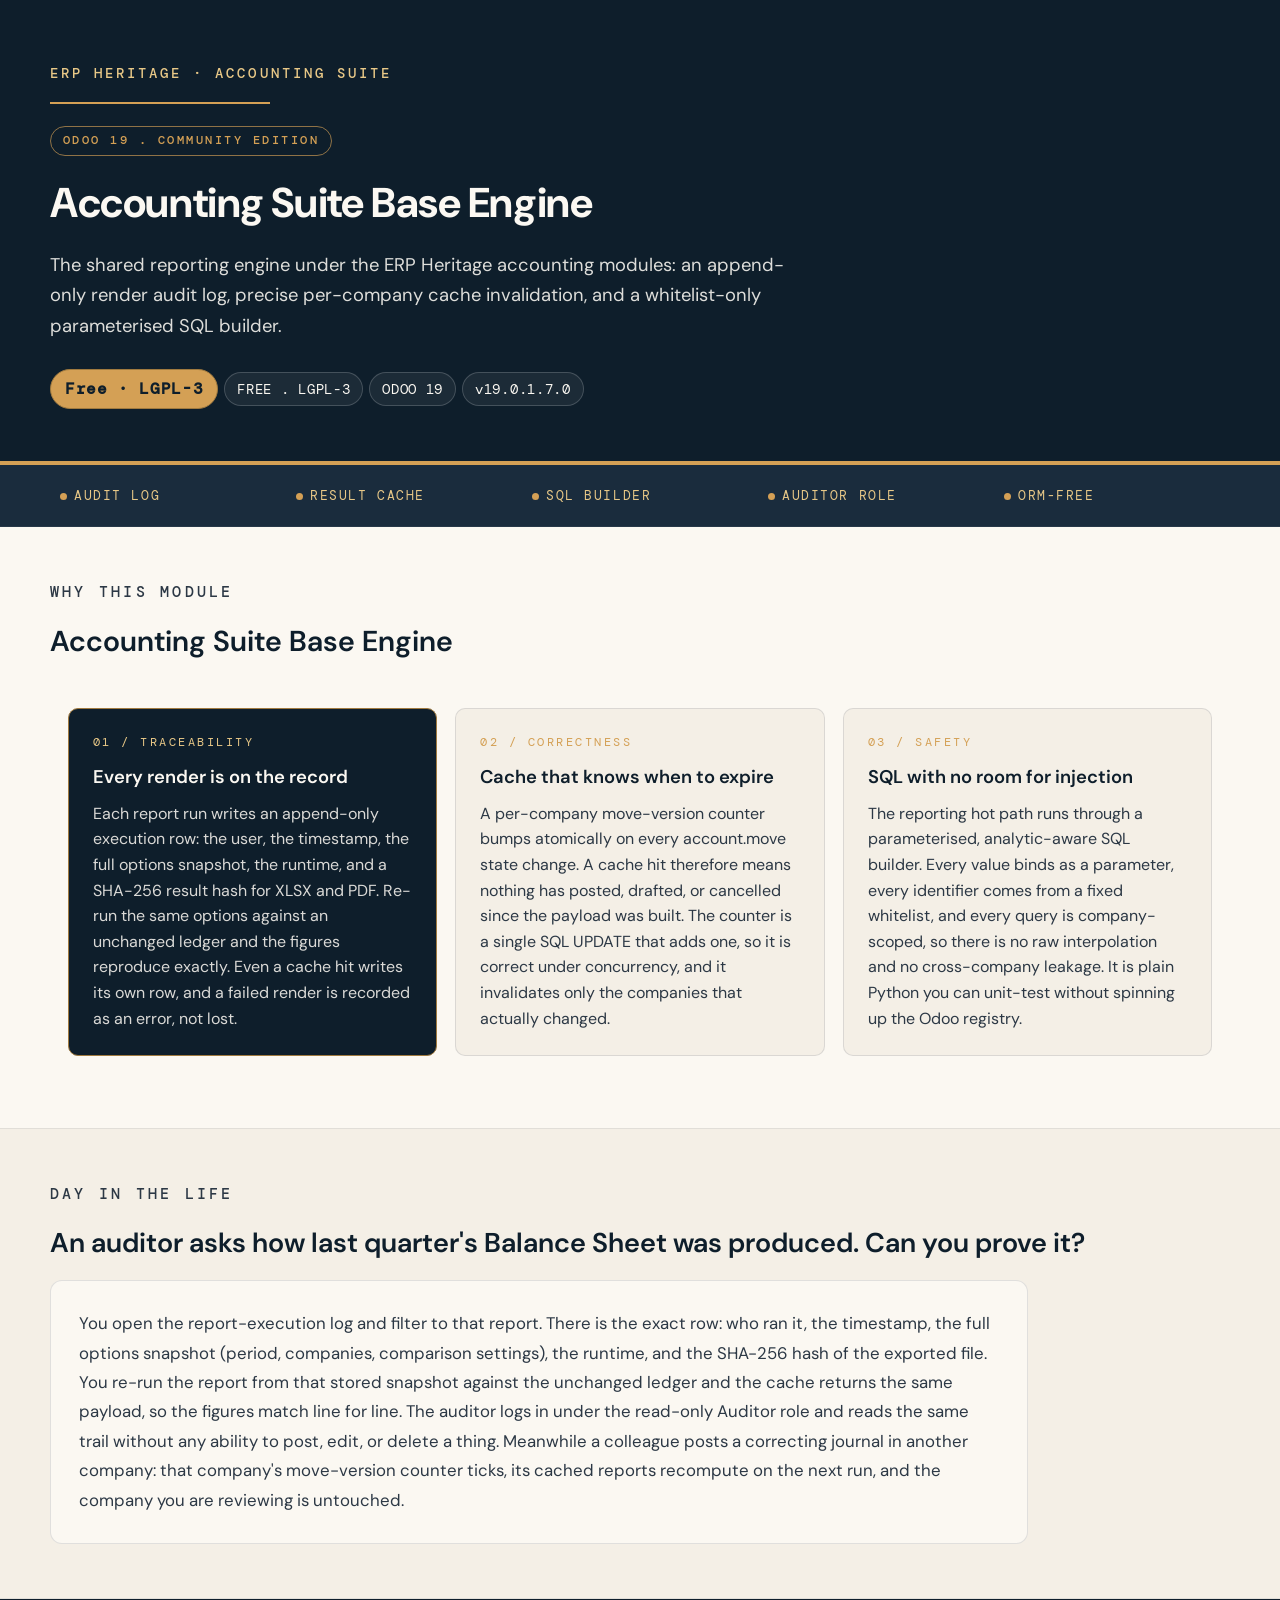
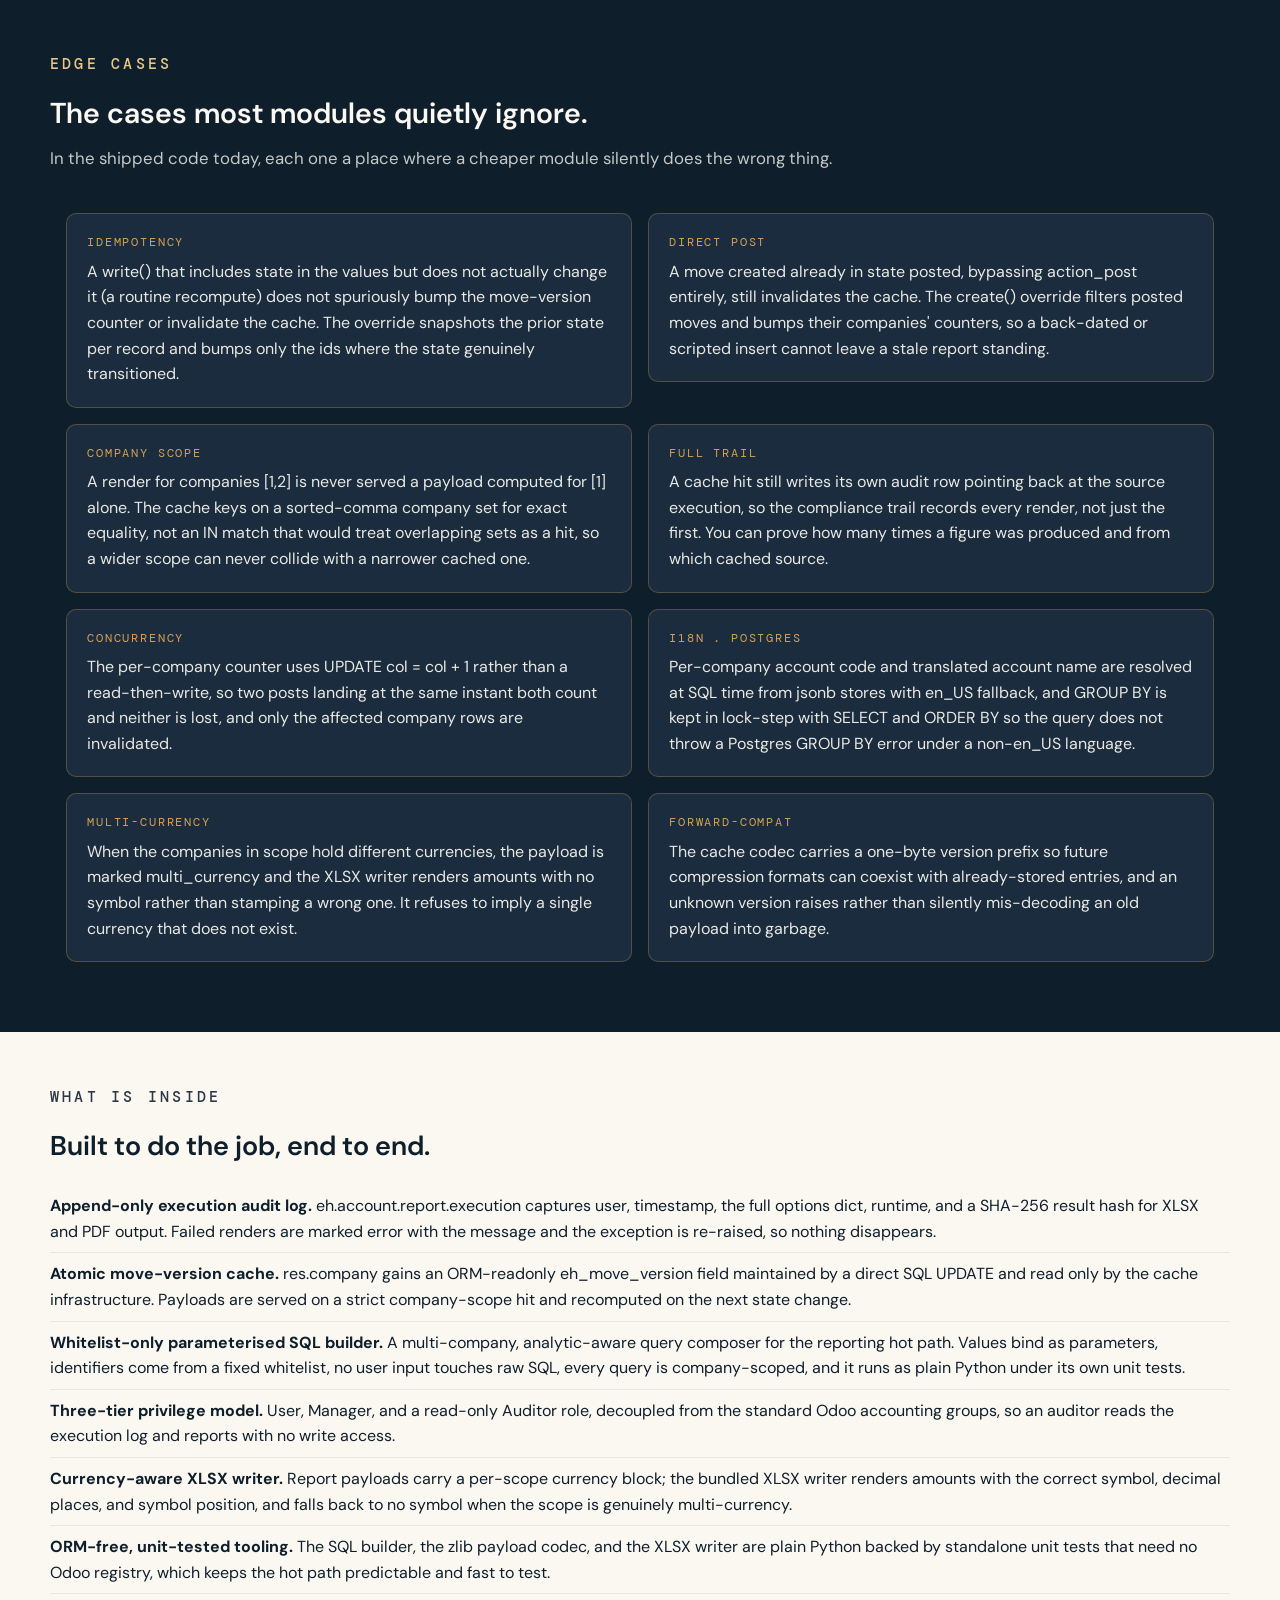
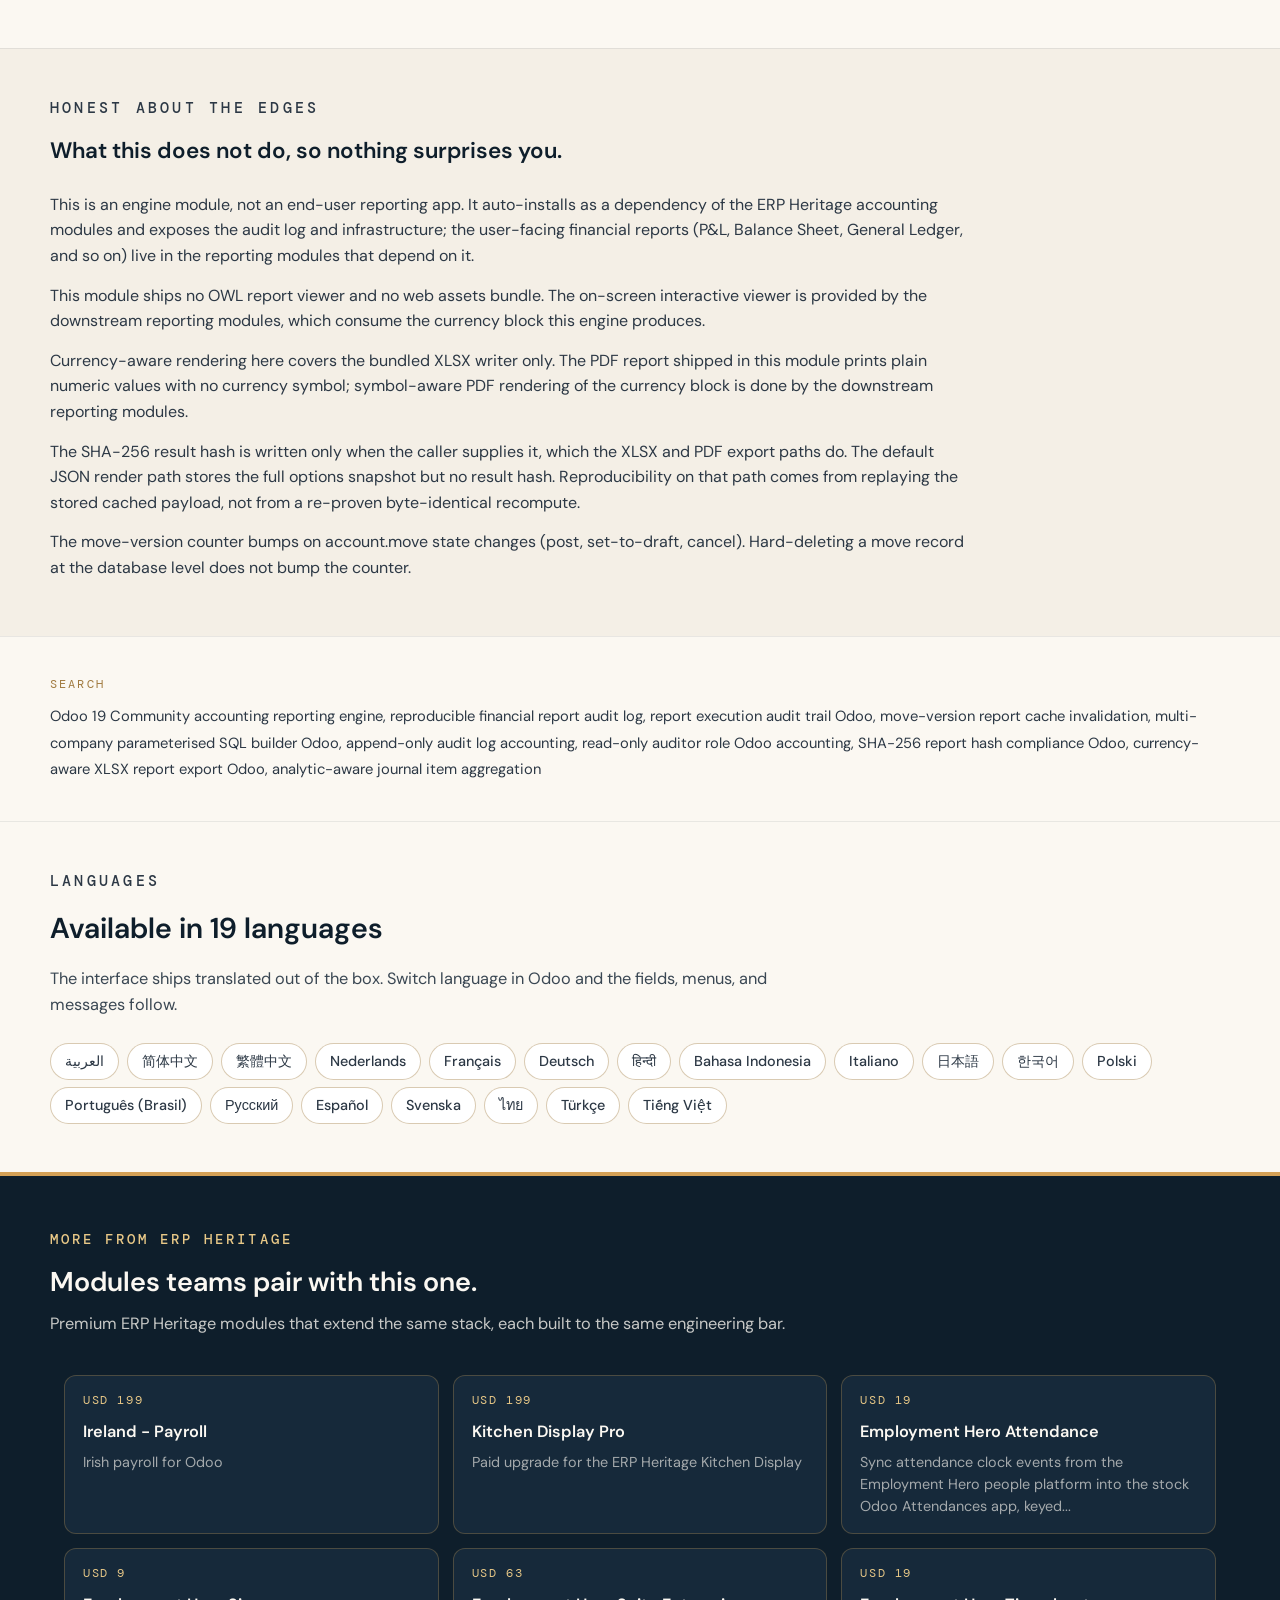
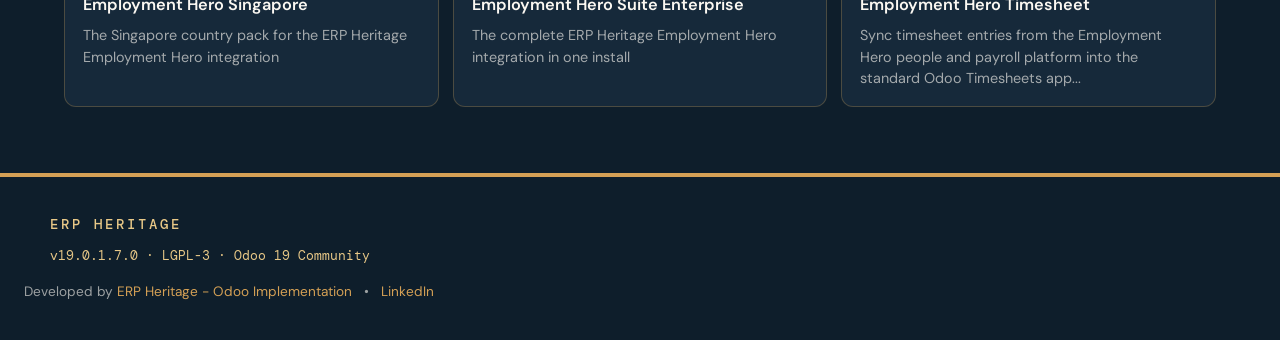
<file: mueve-modules/eh_account_base/static/description/index.html>
<!DOCTYPE html>
<html lang="en">
<head>
<meta charset="UTF-8">
<title>Accounting Suite Base Engine | ERP Heritage</title>
<meta name="viewport" content="width=device-width, initial-scale=1">
<meta name="description" content="Shared reporting engine for the ERP Heritage Odoo 19 Community accounting suite, providing a reproducible report-execution audit log and a move-version result cache. Append-only audit log of every report render with user, timestamp, the full options snapshot, runtime, and a SHA-256 result hash for X">
<link rel="preconnect" href="https://fonts.googleapis.com">
<link rel="preconnect" href="https://fonts.gstatic.com" crossorigin>
<link href="https://fonts.googleapis.com/css2?family=DM+Sans:wght@400;500;600;700&family=DM+Mono:wght@400;500&display=swap" rel="stylesheet">
</head>
<body style="margin:0;padding:0;background-color:#FBF8F2;color:#0E1E2B;font-family:'DM Sans',-apple-system,BlinkMacSystemFont,'Segoe UI',Roboto,system-ui,sans-serif;font-size:16px;line-height:1.6;font-weight:400;">
<header style="background-color:#0E1E2B;color:#FBF8F2;padding:60px 24px 52px 24px;border-bottom:4px solid #D4A055;">
  <div style="max-width:1180px;margin:0 auto;">
    <div style="margin-bottom:16px;"><span style="font-size:0.86rem;font-weight:500;letter-spacing:0.22em;text-transform:uppercase;color:#E8C887;font-family:'DM Mono',ui-monospace,monospace;">ERP Heritage &middot; Accounting Suite</span></div>
    <div style="width:220px;height:2px;background-color:#D4A055;margin:14px 0 18px 0;"></div>
    <span style="display:inline-block;font-family:'DM Mono',ui-monospace,monospace;font-size:0.78rem;font-weight:500;letter-spacing:0.2em;text-transform:uppercase;color:#D4A055;padding:4px 12px;border:1px solid rgba(212,160,85,0.65);border-radius:999px;margin:4px 6px 8px 0;">ODOO 19 . COMMUNITY EDITION</span>
    <h1 style="font-size:2.6rem;margin:6px 0 10px 0;font-weight:700;letter-spacing:-0.01em;color:#FBF8F2;">Accounting Suite Base Engine</h1>
    <p style="margin:14px 0 0 0;font-size:1.15rem;line-height:1.65;max-width:760px;color:rgba(251,248,242,0.88);">The shared reporting engine under the ERP Heritage accounting modules: an append-only render audit log, precise per-company cache invalidation, and a whitelist-only parameterised SQL builder.</p>
    <div style="margin-top:24px;"><span style="display:inline-block;background-color:#D4A055;border:1px solid #A07A3F;color:#0E1E2B;padding:6px 14px;border-radius:999px;font-size:1.0rem;letter-spacing:0.04em;font-family:'DM Mono',ui-monospace,monospace;margin:4px 6px 0 0;font-weight:600;">Free · LGPL-3</span><span style="display:inline-block;background-color:rgba(255,255,255,0.06);border:1px solid rgba(255,255,255,0.18);color:#FBF8F2;padding:5px 12px;border-radius:999px;font-size:0.86rem;letter-spacing:0.05em;font-family:'DM Mono',ui-monospace,monospace;margin:4px 6px 0 0;">FREE . LGPL-3</span><span style="display:inline-block;background-color:rgba(255,255,255,0.06);border:1px solid rgba(255,255,255,0.18);color:#FBF8F2;padding:5px 12px;border-radius:999px;font-size:0.86rem;letter-spacing:0.05em;font-family:'DM Mono',ui-monospace,monospace;margin:4px 6px 0 0;">ODOO 19</span><span style="display:inline-block;background-color:rgba(255,255,255,0.06);border:1px solid rgba(255,255,255,0.18);color:#FBF8F2;padding:5px 12px;border-radius:999px;font-size:0.86rem;letter-spacing:0.05em;font-family:'DM Mono',ui-monospace,monospace;margin:4px 6px 0 0;">v19.0.1.7.0</span></div>
  </div>
</header>
<section style="background-color:#1A2C3D;color:#FBF8F2;padding:20px 0;border-bottom:1px solid rgba(255,255,255,0.06);">
  <div style="max-width:1180px;margin:0 auto;padding:0 24px;display:table;width:100%;table-layout:fixed;"><div style="display:table-cell;font-family:'DM Mono',ui-monospace,monospace;font-size:0.82rem;letter-spacing:0.12em;text-transform:uppercase;color:#E8C887;padding:0 10px;vertical-align:middle;"><span style="display:inline-block;width:7px;height:7px;background-color:#D4A055;border-radius:50%;margin-right:7px;vertical-align:middle;"></span>Audit log</div><div style="display:table-cell;font-family:'DM Mono',ui-monospace,monospace;font-size:0.82rem;letter-spacing:0.12em;text-transform:uppercase;color:#E8C887;padding:0 10px;vertical-align:middle;"><span style="display:inline-block;width:7px;height:7px;background-color:#D4A055;border-radius:50%;margin-right:7px;vertical-align:middle;"></span>Result cache</div><div style="display:table-cell;font-family:'DM Mono',ui-monospace,monospace;font-size:0.82rem;letter-spacing:0.12em;text-transform:uppercase;color:#E8C887;padding:0 10px;vertical-align:middle;"><span style="display:inline-block;width:7px;height:7px;background-color:#D4A055;border-radius:50%;margin-right:7px;vertical-align:middle;"></span>SQL builder</div><div style="display:table-cell;font-family:'DM Mono',ui-monospace,monospace;font-size:0.82rem;letter-spacing:0.12em;text-transform:uppercase;color:#E8C887;padding:0 10px;vertical-align:middle;"><span style="display:inline-block;width:7px;height:7px;background-color:#D4A055;border-radius:50%;margin-right:7px;vertical-align:middle;"></span>Auditor role</div><div style="display:table-cell;font-family:'DM Mono',ui-monospace,monospace;font-size:0.82rem;letter-spacing:0.12em;text-transform:uppercase;color:#E8C887;padding:0 10px;vertical-align:middle;"><span style="display:inline-block;width:7px;height:7px;background-color:#D4A055;border-radius:50%;margin-right:7px;vertical-align:middle;"></span>ORM-free</div></div>
</section>
<section style="padding:54px 0;background-color:#FBF8F2;">
  <div style="max-width:1180px;margin:0 auto;padding:0 24px;">
    <h2 style="font-size:0.92rem;text-transform:uppercase;letter-spacing:0.22em;color:#2C3845;margin:0 0 14px 0;font-weight:500;font-family:'DM Mono',ui-monospace,monospace;">Why this module</h2>
    <h3 style="font-size:1.8rem;margin:0 0 26px 0;font-weight:600;color:#0E1E2B;">Accounting Suite Base Engine</h3>
    <div style="display:table;width:100%;border-collapse:separate;border-spacing:18px;"><div style="display:table-row;"><div style="display:table-cell;width:33.33%;vertical-align:top;"><div style="background-color:#0E1E2B;color:#FBF8F2;border:1px solid #A07A3F;padding:24px;border-radius:10px;height:100%;box-sizing:border-box;"><div style="font-family:'DM Mono',ui-monospace,monospace;font-size:0.78rem;letter-spacing:0.2em;color:#E8C887;margin-bottom:10px;">01 / TRACEABILITY</div><h3 style="font-size:1.15rem;font-weight:600;margin:0 0 8px 0;color:#FBF8F2;">Every render is on the record</h3><p style="font-size:1.0rem;color:rgba(251,248,242,0.86);line-height:1.6;margin:0;">Each report run writes an append-only execution row: the user, the timestamp, the full options snapshot, the runtime, and a SHA-256 result hash for XLSX and PDF. Re-run the same options against an unchanged ledger and the figures reproduce exactly. Even a cache hit writes its own row, and a failed render is recorded as an error, not lost.</p></div></div><div style="display:table-cell;width:33.33%;vertical-align:top;"><div style="background-color:#F4EFE6;color:#0E1E2B;border:1px solid rgba(58,74,92,0.14);padding:24px;border-radius:10px;height:100%;box-sizing:border-box;"><div style="font-family:'DM Mono',ui-monospace,monospace;font-size:0.78rem;letter-spacing:0.2em;color:#D4A055;margin-bottom:10px;">02 / CORRECTNESS</div><h3 style="font-size:1.15rem;font-weight:600;margin:0 0 8px 0;color:#0E1E2B;">Cache that knows when to expire</h3><p style="font-size:1.0rem;color:#2C3845;line-height:1.6;margin:0;">A per-company move-version counter bumps atomically on every account.move state change. A cache hit therefore means nothing has posted, drafted, or cancelled since the payload was built. The counter is a single SQL UPDATE that adds one, so it is correct under concurrency, and it invalidates only the companies that actually changed.</p></div></div><div style="display:table-cell;width:33.33%;vertical-align:top;"><div style="background-color:#F4EFE6;color:#0E1E2B;border:1px solid rgba(58,74,92,0.14);padding:24px;border-radius:10px;height:100%;box-sizing:border-box;"><div style="font-family:'DM Mono',ui-monospace,monospace;font-size:0.78rem;letter-spacing:0.2em;color:#D4A055;margin-bottom:10px;">03 / SAFETY</div><h3 style="font-size:1.15rem;font-weight:600;margin:0 0 8px 0;color:#0E1E2B;">SQL with no room for injection</h3><p style="font-size:1.0rem;color:#2C3845;line-height:1.6;margin:0;">The reporting hot path runs through a parameterised, analytic-aware SQL builder. Every value binds as a parameter, every identifier comes from a fixed whitelist, and every query is company-scoped, so there is no raw interpolation and no cross-company leakage. It is plain Python you can unit-test without spinning up the Odoo registry.</p></div></div></div></div>
  </div>
</section>
<section style="padding:54px 0;background-color:#F4EFE6;border-top:1px solid rgba(58,74,92,0.10);border-bottom:1px solid rgba(58,74,92,0.10);">
  <div style="max-width:1180px;margin:0 auto;padding:0 24px;">
    <h2 style="font-size:0.92rem;text-transform:uppercase;letter-spacing:0.22em;color:#2C3845;margin:0 0 14px 0;font-weight:500;font-family:'DM Mono',ui-monospace,monospace;">Day in the life</h2>
    <h3 style="font-size:1.7rem;margin:0 0 16px 0;font-weight:600;color:#0E1E2B;">An auditor asks how last quarter's Balance Sheet was produced. Can you prove it?</h3>
    <div style="background-color:#FBF8F2;border:1px solid rgba(58,74,92,0.14);border-radius:12px;padding:28px;max-width:920px;">
      <p style="font-size:1.05rem;line-height:1.75;color:#2C3845;margin:0;">You open the report-execution log and filter to that report. There is the exact row: who ran it, the timestamp, the full options snapshot (period, companies, comparison settings), the runtime, and the SHA-256 hash of the exported file. You re-run the report from that stored snapshot against the unchanged ledger and the cache returns the same payload, so the figures match line for line. The auditor logs in under the read-only Auditor role and reads the same trail without any ability to post, edit, or delete a thing. Meanwhile a colleague posts a correcting journal in another company: that company's move-version counter ticks, its cached reports recompute on the next run, and the company you are reviewing is untouched.</p>
    </div>
  </div>
</section>
<section style="padding:54px 0;background-color:#0E1E2B;color:#FBF8F2;">
  <div style="max-width:1180px;margin:0 auto;padding:0 24px;">
    <h2 style="font-size:0.92rem;text-transform:uppercase;letter-spacing:0.22em;color:#E8C887;margin:0 0 14px 0;font-weight:500;font-family:'DM Mono',ui-monospace,monospace;">Edge cases</h2>
    <h3 style="font-size:1.8rem;margin:0 0 8px 0;font-weight:600;color:#FBF8F2;">The cases most modules quietly ignore.</h3>
    <p style="font-size:1.05rem;color:rgba(251,248,242,0.78);margin:0 0 26px 0;max-width:820px;">In the shipped code today, each one a place where a cheaper module silently does the wrong thing.</p>
    <div style="display:table;width:100%;border-collapse:separate;border-spacing:16px;"><div style="display:table-row;"><div style="display:table-cell;width:50%;vertical-align:top;"><div style="background-color:#1A2C3D;border:1px solid rgba(212,160,85,0.30);border-radius:10px;padding:20px;height:100%;box-sizing:border-box;"><div style="font-family:'DM Mono',ui-monospace,monospace;font-size:0.72rem;letter-spacing:0.16em;color:#D4A055;margin-bottom:6px;">IDEMPOTENCY</div><p style="margin:0;font-size:1.0rem;line-height:1.6;color:rgba(251,248,242,0.92);">A write() that includes state in the values but does not actually change it (a routine recompute) does not spuriously bump the move-version counter or invalidate the cache. The override snapshots the prior state per record and bumps only the ids where the state genuinely transitioned.</p></div></div><div style="display:table-cell;width:50%;vertical-align:top;"><div style="background-color:#1A2C3D;border:1px solid rgba(212,160,85,0.30);border-radius:10px;padding:20px;height:100%;box-sizing:border-box;"><div style="font-family:'DM Mono',ui-monospace,monospace;font-size:0.72rem;letter-spacing:0.16em;color:#D4A055;margin-bottom:6px;">DIRECT POST</div><p style="margin:0;font-size:1.0rem;line-height:1.6;color:rgba(251,248,242,0.92);">A move created already in state posted, bypassing action_post entirely, still invalidates the cache. The create() override filters posted moves and bumps their companies' counters, so a back-dated or scripted insert cannot leave a stale report standing.</p></div></div></div><div style="display:table-row;"><div style="display:table-cell;width:50%;vertical-align:top;"><div style="background-color:#1A2C3D;border:1px solid rgba(212,160,85,0.30);border-radius:10px;padding:20px;height:100%;box-sizing:border-box;"><div style="font-family:'DM Mono',ui-monospace,monospace;font-size:0.72rem;letter-spacing:0.16em;color:#D4A055;margin-bottom:6px;">COMPANY SCOPE</div><p style="margin:0;font-size:1.0rem;line-height:1.6;color:rgba(251,248,242,0.92);">A render for companies [1,2] is never served a payload computed for [1] alone. The cache keys on a sorted-comma company set for exact equality, not an IN match that would treat overlapping sets as a hit, so a wider scope can never collide with a narrower cached one.</p></div></div><div style="display:table-cell;width:50%;vertical-align:top;"><div style="background-color:#1A2C3D;border:1px solid rgba(212,160,85,0.30);border-radius:10px;padding:20px;height:100%;box-sizing:border-box;"><div style="font-family:'DM Mono',ui-monospace,monospace;font-size:0.72rem;letter-spacing:0.16em;color:#D4A055;margin-bottom:6px;">FULL TRAIL</div><p style="margin:0;font-size:1.0rem;line-height:1.6;color:rgba(251,248,242,0.92);">A cache hit still writes its own audit row pointing back at the source execution, so the compliance trail records every render, not just the first. You can prove how many times a figure was produced and from which cached source.</p></div></div></div><div style="display:table-row;"><div style="display:table-cell;width:50%;vertical-align:top;"><div style="background-color:#1A2C3D;border:1px solid rgba(212,160,85,0.30);border-radius:10px;padding:20px;height:100%;box-sizing:border-box;"><div style="font-family:'DM Mono',ui-monospace,monospace;font-size:0.72rem;letter-spacing:0.16em;color:#D4A055;margin-bottom:6px;">CONCURRENCY</div><p style="margin:0;font-size:1.0rem;line-height:1.6;color:rgba(251,248,242,0.92);">The per-company counter uses UPDATE col = col + 1 rather than a read-then-write, so two posts landing at the same instant both count and neither is lost, and only the affected company rows are invalidated.</p></div></div><div style="display:table-cell;width:50%;vertical-align:top;"><div style="background-color:#1A2C3D;border:1px solid rgba(212,160,85,0.30);border-radius:10px;padding:20px;height:100%;box-sizing:border-box;"><div style="font-family:'DM Mono',ui-monospace,monospace;font-size:0.72rem;letter-spacing:0.16em;color:#D4A055;margin-bottom:6px;">I18N . POSTGRES</div><p style="margin:0;font-size:1.0rem;line-height:1.6;color:rgba(251,248,242,0.92);">Per-company account code and translated account name are resolved at SQL time from jsonb stores with en_US fallback, and GROUP BY is kept in lock-step with SELECT and ORDER BY so the query does not throw a Postgres GROUP BY error under a non-en_US language.</p></div></div></div><div style="display:table-row;"><div style="display:table-cell;width:50%;vertical-align:top;"><div style="background-color:#1A2C3D;border:1px solid rgba(212,160,85,0.30);border-radius:10px;padding:20px;height:100%;box-sizing:border-box;"><div style="font-family:'DM Mono',ui-monospace,monospace;font-size:0.72rem;letter-spacing:0.16em;color:#D4A055;margin-bottom:6px;">MULTI-CURRENCY</div><p style="margin:0;font-size:1.0rem;line-height:1.6;color:rgba(251,248,242,0.92);">When the companies in scope hold different currencies, the payload is marked multi_currency and the XLSX writer renders amounts with no symbol rather than stamping a wrong one. It refuses to imply a single currency that does not exist.</p></div></div><div style="display:table-cell;width:50%;vertical-align:top;"><div style="background-color:#1A2C3D;border:1px solid rgba(212,160,85,0.30);border-radius:10px;padding:20px;height:100%;box-sizing:border-box;"><div style="font-family:'DM Mono',ui-monospace,monospace;font-size:0.72rem;letter-spacing:0.16em;color:#D4A055;margin-bottom:6px;">FORWARD-COMPAT</div><p style="margin:0;font-size:1.0rem;line-height:1.6;color:rgba(251,248,242,0.92);">The cache codec carries a one-byte version prefix so future compression formats can coexist with already-stored entries, and an unknown version raises rather than silently mis-decoding an old payload into garbage.</p></div></div></div></div>
  </div>
</section>
<section style="padding:54px 0;background-color:#FBF8F2;">
  <div style="max-width:1180px;margin:0 auto;padding:0 24px;">
    <h2 style="font-size:0.92rem;text-transform:uppercase;letter-spacing:0.22em;color:#2C3845;margin:0 0 14px 0;font-weight:500;font-family:'DM Mono',ui-monospace,monospace;">What is inside</h2>
    <h3 style="font-size:1.7rem;margin:0 0 18px 0;font-weight:600;color:#0E1E2B;">Built to do the job, end to end.</h3>
    <ul style="margin:0;padding:0;list-style:none;"><li style="padding:8px 0;border-bottom:1px solid rgba(58,74,92,0.10);"><strong>Append-only execution audit log.</strong> eh.account.report.execution captures user, timestamp, the full options dict, runtime, and a SHA-256 result hash for XLSX and PDF output. Failed renders are marked error with the message and the exception is re-raised, so nothing disappears.</li><li style="padding:8px 0;border-bottom:1px solid rgba(58,74,92,0.10);"><strong>Atomic move-version cache.</strong> res.company gains an ORM-readonly eh_move_version field maintained by a direct SQL UPDATE and read only by the cache infrastructure. Payloads are served on a strict company-scope hit and recomputed on the next state change.</li><li style="padding:8px 0;border-bottom:1px solid rgba(58,74,92,0.10);"><strong>Whitelist-only parameterised SQL builder.</strong> A multi-company, analytic-aware query composer for the reporting hot path. Values bind as parameters, identifiers come from a fixed whitelist, no user input touches raw SQL, every query is company-scoped, and it runs as plain Python under its own unit tests.</li><li style="padding:8px 0;border-bottom:1px solid rgba(58,74,92,0.10);"><strong>Three-tier privilege model.</strong> User, Manager, and a read-only Auditor role, decoupled from the standard Odoo accounting groups, so an auditor reads the execution log and reports with no write access.</li><li style="padding:8px 0;border-bottom:1px solid rgba(58,74,92,0.10);"><strong>Currency-aware XLSX writer.</strong> Report payloads carry a per-scope currency block; the bundled XLSX writer renders amounts with the correct symbol, decimal places, and symbol position, and falls back to no symbol when the scope is genuinely multi-currency.</li><li style="padding:8px 0;border-bottom:1px solid rgba(58,74,92,0.10);"><strong>ORM-free, unit-tested tooling.</strong> The SQL builder, the zlib payload codec, and the XLSX writer are plain Python backed by standalone unit tests that need no Odoo registry, which keeps the hot path predictable and fast to test.</li></ul>
  </div>
</section>
<section style="padding:48px 0;background-color:#F4EFE6;border-top:1px solid rgba(58,74,92,0.10);">
  <div style="max-width:1180px;margin:0 auto;padding:0 24px;">
    <h2 style="font-size:0.92rem;text-transform:uppercase;letter-spacing:0.22em;color:#2C3845;margin:0 0 12px 0;font-weight:500;font-family:'DM Mono',ui-monospace,monospace;">Honest about the edges</h2>
    <h3 style="font-size:1.4rem;margin:0 0 16px 0;font-weight:600;color:#0E1E2B;">What this does not do, so nothing surprises you.</h3>
    <ul style="margin:0;padding:0;list-style:none;max-width:920px;"><li style="padding:7px 0;color:#2C3845;font-size:1.0rem;line-height:1.6;">This is an engine module, not an end-user reporting app. It auto-installs as a dependency of the ERP Heritage accounting modules and exposes the audit log and infrastructure; the user-facing financial reports (P&amp;L, Balance Sheet, General Ledger, and so on) live in the reporting modules that depend on it.</li><li style="padding:7px 0;color:#2C3845;font-size:1.0rem;line-height:1.6;">This module ships no OWL report viewer and no web assets bundle. The on-screen interactive viewer is provided by the downstream reporting modules, which consume the currency block this engine produces.</li><li style="padding:7px 0;color:#2C3845;font-size:1.0rem;line-height:1.6;">Currency-aware rendering here covers the bundled XLSX writer only. The PDF report shipped in this module prints plain numeric values with no currency symbol; symbol-aware PDF rendering of the currency block is done by the downstream reporting modules.</li><li style="padding:7px 0;color:#2C3845;font-size:1.0rem;line-height:1.6;">The SHA-256 result hash is written only when the caller supplies it, which the XLSX and PDF export paths do. The default JSON render path stores the full options snapshot but no result hash. Reproducibility on that path comes from replaying the stored cached payload, not from a re-proven byte-identical recompute.</li><li style="padding:7px 0;color:#2C3845;font-size:1.0rem;line-height:1.6;">The move-version counter bumps on account.move state changes (post, set-to-draft, cancel). Hard-deleting a move record at the database level does not bump the counter.</li></ul>
  </div>
</section>
<section style="padding:38px 0;background-color:#FBF8F2;border-top:1px solid rgba(58,74,92,0.10);">
  <div style="max-width:1180px;margin:0 auto;padding:0 24px;">
    <div style="font-family:'DM Mono',ui-monospace,monospace;font-size:0.74rem;letter-spacing:0.18em;text-transform:uppercase;color:#A07A3F;margin-bottom:10px;">Search</div>
    <p style="font-size:0.92rem;color:#2C3845;line-height:1.8;margin:0;">Odoo 19 Community accounting reporting engine, reproducible financial report audit log, report execution audit trail Odoo, move-version report cache invalidation, multi-company parameterised SQL builder Odoo, append-only audit log accounting, read-only auditor role Odoo accounting, SHA-256 report hash compliance Odoo, currency-aware XLSX report export Odoo, analytic-aware journal item aggregation</p>
  </div>
</section>
<!-- eh-i18n-langs-v1 -->
<section style="padding:48px 0;background-color:#FBF8F2;border-top:1px solid rgba(14,30,43,0.08);"><div style="max-width:1180px;margin:0 auto;padding:0 24px;"><h2 style="font-size:0.92rem;text-transform:uppercase;letter-spacing:0.22em;color:#2C3845;margin:0 0 12px 0;font-weight:500;font-family:'DM Mono',ui-monospace,monospace;">Languages</h2><h3 style="font-size:1.8rem;margin:0 0 14px 0;font-weight:600;color:#0E1E2B;">Available in 19 languages</h3><p style="margin:0 0 18px 0;font-size:1.02rem;line-height:1.6;color:#3A4753;max-width:780px;">The interface ships translated out of the box. Switch language in Odoo and the fields, menus, and messages follow.</p><div style="margin:0;"><span style="display:inline-block;background-color:#FFFFFF;border:1px solid rgba(160,122,63,0.40);color:#2C3845;padding:6px 14px;border-radius:999px;font-size:0.9rem;font-weight:500;font-family:'DM Sans',-apple-system,BlinkMacSystemFont,sans-serif;margin:7px 8px 0 0;">العربية</span><span style="display:inline-block;background-color:#FFFFFF;border:1px solid rgba(160,122,63,0.40);color:#2C3845;padding:6px 14px;border-radius:999px;font-size:0.9rem;font-weight:500;font-family:'DM Sans',-apple-system,BlinkMacSystemFont,sans-serif;margin:7px 8px 0 0;">简体中文</span><span style="display:inline-block;background-color:#FFFFFF;border:1px solid rgba(160,122,63,0.40);color:#2C3845;padding:6px 14px;border-radius:999px;font-size:0.9rem;font-weight:500;font-family:'DM Sans',-apple-system,BlinkMacSystemFont,sans-serif;margin:7px 8px 0 0;">繁體中文</span><span style="display:inline-block;background-color:#FFFFFF;border:1px solid rgba(160,122,63,0.40);color:#2C3845;padding:6px 14px;border-radius:999px;font-size:0.9rem;font-weight:500;font-family:'DM Sans',-apple-system,BlinkMacSystemFont,sans-serif;margin:7px 8px 0 0;">Nederlands</span><span style="display:inline-block;background-color:#FFFFFF;border:1px solid rgba(160,122,63,0.40);color:#2C3845;padding:6px 14px;border-radius:999px;font-size:0.9rem;font-weight:500;font-family:'DM Sans',-apple-system,BlinkMacSystemFont,sans-serif;margin:7px 8px 0 0;">Français</span><span style="display:inline-block;background-color:#FFFFFF;border:1px solid rgba(160,122,63,0.40);color:#2C3845;padding:6px 14px;border-radius:999px;font-size:0.9rem;font-weight:500;font-family:'DM Sans',-apple-system,BlinkMacSystemFont,sans-serif;margin:7px 8px 0 0;">Deutsch</span><span style="display:inline-block;background-color:#FFFFFF;border:1px solid rgba(160,122,63,0.40);color:#2C3845;padding:6px 14px;border-radius:999px;font-size:0.9rem;font-weight:500;font-family:'DM Sans',-apple-system,BlinkMacSystemFont,sans-serif;margin:7px 8px 0 0;">हिन्दी</span><span style="display:inline-block;background-color:#FFFFFF;border:1px solid rgba(160,122,63,0.40);color:#2C3845;padding:6px 14px;border-radius:999px;font-size:0.9rem;font-weight:500;font-family:'DM Sans',-apple-system,BlinkMacSystemFont,sans-serif;margin:7px 8px 0 0;">Bahasa Indonesia</span><span style="display:inline-block;background-color:#FFFFFF;border:1px solid rgba(160,122,63,0.40);color:#2C3845;padding:6px 14px;border-radius:999px;font-size:0.9rem;font-weight:500;font-family:'DM Sans',-apple-system,BlinkMacSystemFont,sans-serif;margin:7px 8px 0 0;">Italiano</span><span style="display:inline-block;background-color:#FFFFFF;border:1px solid rgba(160,122,63,0.40);color:#2C3845;padding:6px 14px;border-radius:999px;font-size:0.9rem;font-weight:500;font-family:'DM Sans',-apple-system,BlinkMacSystemFont,sans-serif;margin:7px 8px 0 0;">日本語</span><span style="display:inline-block;background-color:#FFFFFF;border:1px solid rgba(160,122,63,0.40);color:#2C3845;padding:6px 14px;border-radius:999px;font-size:0.9rem;font-weight:500;font-family:'DM Sans',-apple-system,BlinkMacSystemFont,sans-serif;margin:7px 8px 0 0;">한국어</span><span style="display:inline-block;background-color:#FFFFFF;border:1px solid rgba(160,122,63,0.40);color:#2C3845;padding:6px 14px;border-radius:999px;font-size:0.9rem;font-weight:500;font-family:'DM Sans',-apple-system,BlinkMacSystemFont,sans-serif;margin:7px 8px 0 0;">Polski</span><span style="display:inline-block;background-color:#FFFFFF;border:1px solid rgba(160,122,63,0.40);color:#2C3845;padding:6px 14px;border-radius:999px;font-size:0.9rem;font-weight:500;font-family:'DM Sans',-apple-system,BlinkMacSystemFont,sans-serif;margin:7px 8px 0 0;">Português (Brasil)</span><span style="display:inline-block;background-color:#FFFFFF;border:1px solid rgba(160,122,63,0.40);color:#2C3845;padding:6px 14px;border-radius:999px;font-size:0.9rem;font-weight:500;font-family:'DM Sans',-apple-system,BlinkMacSystemFont,sans-serif;margin:7px 8px 0 0;">Русский</span><span style="display:inline-block;background-color:#FFFFFF;border:1px solid rgba(160,122,63,0.40);color:#2C3845;padding:6px 14px;border-radius:999px;font-size:0.9rem;font-weight:500;font-family:'DM Sans',-apple-system,BlinkMacSystemFont,sans-serif;margin:7px 8px 0 0;">Español</span><span style="display:inline-block;background-color:#FFFFFF;border:1px solid rgba(160,122,63,0.40);color:#2C3845;padding:6px 14px;border-radius:999px;font-size:0.9rem;font-weight:500;font-family:'DM Sans',-apple-system,BlinkMacSystemFont,sans-serif;margin:7px 8px 0 0;">Svenska</span><span style="display:inline-block;background-color:#FFFFFF;border:1px solid rgba(160,122,63,0.40);color:#2C3845;padding:6px 14px;border-radius:999px;font-size:0.9rem;font-weight:500;font-family:'DM Sans',-apple-system,BlinkMacSystemFont,sans-serif;margin:7px 8px 0 0;">ไทย</span><span style="display:inline-block;background-color:#FFFFFF;border:1px solid rgba(160,122,63,0.40);color:#2C3845;padding:6px 14px;border-radius:999px;font-size:0.9rem;font-weight:500;font-family:'DM Sans',-apple-system,BlinkMacSystemFont,sans-serif;margin:7px 8px 0 0;">Türkçe</span><span style="display:inline-block;background-color:#FFFFFF;border:1px solid rgba(160,122,63,0.40);color:#2C3845;padding:6px 14px;border-radius:999px;font-size:0.9rem;font-weight:500;font-family:'DM Sans',-apple-system,BlinkMacSystemFont,sans-serif;margin:7px 8px 0 0;">Tiếng Việt</span></div></div></section>
<!-- EH_CROSSSELL_START -->
<section style="padding:52px 0;background-color:#0E1E2B;color:#FBF8F2;border-top:4px solid #D4A055;">
  <div style="max-width:1180px;margin:0 auto;padding:0 24px;">
    <div style="font-family:'DM Mono',ui-monospace,monospace;font-size:0.86rem;font-weight:500;letter-spacing:0.22em;text-transform:uppercase;color:#E8C887;margin-bottom:10px;">More from ERP Heritage</div>
    <h3 style="font-size:1.7rem;margin:0 0 8px 0;font-weight:600;color:#FBF8F2;">Modules teams pair with this one.</h3>
    <p style="font-size:1.02rem;color:rgba(251,248,242,0.78);margin:0 0 24px 0;max-width:820px;">Premium ERP Heritage modules that extend the same stack, each built to the same engineering bar.</p>
    <div style="display:table;width:100%;border-collapse:separate;border-spacing:14px;"><div style="display:table-row;"><div style="display:table-cell;width:33%;vertical-align:top;padding:16px 18px;background-color:#16293A;border:1px solid rgba(212,160,85,0.28);border-radius:12px;"><div style="font-family:'DM Mono',ui-monospace,monospace;font-size:0.72rem;letter-spacing:0.14em;text-transform:uppercase;color:#E8C887;margin-bottom:8px;">USD 199</div><a href="https://apps.odoo.com/apps/modules/19.0/eh_l10n_ie_hr_payroll/" target="_blank" style="color:#FBF8F2;text-decoration:none;font-weight:600;font-size:1.02rem;line-height:1.4;">Ireland - Payroll</a><p style="margin:8px 0 0 0;font-size:0.9rem;line-height:1.5;color:rgba(251,248,242,0.82);"> <span style="color:rgba(251,248,242,0.62);font-weight:400;">Irish payroll for Odoo</span></p></div><div style="display:table-cell;width:33%;vertical-align:top;padding:16px 18px;background-color:#16293A;border:1px solid rgba(212,160,85,0.28);border-radius:12px;"><div style="font-family:'DM Mono',ui-monospace,monospace;font-size:0.72rem;letter-spacing:0.14em;text-transform:uppercase;color:#E8C887;margin-bottom:8px;">USD 199</div><a href="https://apps.odoo.com/apps/modules/19.0/eh_pos_kds_pro/" target="_blank" style="color:#FBF8F2;text-decoration:none;font-weight:600;font-size:1.02rem;line-height:1.4;">Kitchen Display Pro</a><p style="margin:8px 0 0 0;font-size:0.9rem;line-height:1.5;color:rgba(251,248,242,0.82);"> <span style="color:rgba(251,248,242,0.62);font-weight:400;">Paid upgrade for the ERP Heritage Kitchen Display</span></p></div><div style="display:table-cell;width:33%;vertical-align:top;padding:16px 18px;background-color:#16293A;border:1px solid rgba(212,160,85,0.28);border-radius:12px;"><div style="font-family:'DM Mono',ui-monospace,monospace;font-size:0.72rem;letter-spacing:0.14em;text-transform:uppercase;color:#E8C887;margin-bottom:8px;">USD 19</div><a href="https://apps.odoo.com/apps/modules/19.0/eh_hero_attendance/" target="_blank" style="color:#FBF8F2;text-decoration:none;font-weight:600;font-size:1.02rem;line-height:1.4;">Employment Hero Attendance</a><p style="margin:8px 0 0 0;font-size:0.9rem;line-height:1.5;color:rgba(251,248,242,0.82);"> <span style="color:rgba(251,248,242,0.62);font-weight:400;">Sync attendance clock events from the Employment Hero people platform into the stock Odoo Attendances app, keyed...</span></p></div></div><div style="display:table-row;"><div style="display:table-cell;width:33%;vertical-align:top;padding:16px 18px;background-color:#16293A;border:1px solid rgba(212,160,85,0.28);border-radius:12px;"><div style="font-family:'DM Mono',ui-monospace,monospace;font-size:0.72rem;letter-spacing:0.14em;text-transform:uppercase;color:#E8C887;margin-bottom:8px;">USD 9</div><a href="https://apps.odoo.com/apps/modules/19.0/eh_hero_country_sg/" target="_blank" style="color:#FBF8F2;text-decoration:none;font-weight:600;font-size:1.02rem;line-height:1.4;">Employment Hero Singapore</a><p style="margin:8px 0 0 0;font-size:0.9rem;line-height:1.5;color:rgba(251,248,242,0.82);"> <span style="color:rgba(251,248,242,0.62);font-weight:400;">The Singapore country pack for the ERP Heritage Employment Hero integration</span></p></div><div style="display:table-cell;width:33%;vertical-align:top;padding:16px 18px;background-color:#16293A;border:1px solid rgba(212,160,85,0.28);border-radius:12px;"><div style="font-family:'DM Mono',ui-monospace,monospace;font-size:0.72rem;letter-spacing:0.14em;text-transform:uppercase;color:#E8C887;margin-bottom:8px;">USD 63</div><a href="https://apps.odoo.com/apps/modules/19.0/eh_hero_enterprise/" target="_blank" style="color:#FBF8F2;text-decoration:none;font-weight:600;font-size:1.02rem;line-height:1.4;">Employment Hero Suite Enterprise</a><p style="margin:8px 0 0 0;font-size:0.9rem;line-height:1.5;color:rgba(251,248,242,0.82);"> <span style="color:rgba(251,248,242,0.62);font-weight:400;">The complete ERP Heritage Employment Hero integration in one install</span></p></div><div style="display:table-cell;width:33%;vertical-align:top;padding:16px 18px;background-color:#16293A;border:1px solid rgba(212,160,85,0.28);border-radius:12px;"><div style="font-family:'DM Mono',ui-monospace,monospace;font-size:0.72rem;letter-spacing:0.14em;text-transform:uppercase;color:#E8C887;margin-bottom:8px;">USD 19</div><a href="https://apps.odoo.com/apps/modules/19.0/eh_hero_timesheet/" target="_blank" style="color:#FBF8F2;text-decoration:none;font-weight:600;font-size:1.02rem;line-height:1.4;">Employment Hero Timesheet</a><p style="margin:8px 0 0 0;font-size:0.9rem;line-height:1.5;color:rgba(251,248,242,0.82);"> <span style="color:rgba(251,248,242,0.62);font-weight:400;">Sync timesheet entries from the Employment Hero people and payroll platform into the standard Odoo Timesheets app...</span></p></div></div></div>
  </div>
</section>
<!-- EH_CROSSSELL_END -->
<footer style="background-color:#0E1E2B;color:#FBF8F2;padding:36px 24px;border-top:4px solid #D4A055;">
  <div style="max-width:1180px;margin:0 auto;">
    <div style="font-size:0.86rem;font-weight:500;letter-spacing:0.22em;text-transform:uppercase;color:#E8C887;font-family:'DM Mono',ui-monospace,monospace;margin-bottom:8px;">ERP Heritage</div>
    <p style="margin:10px 0 0 0;font-size:0.82rem;color:#E8C887;font-family:'DM Mono',ui-monospace,monospace;">v19.0.1.7.0 &middot; LGPL-3 &middot; Odoo 19 Community</p>
  </div>
<!-- EH_SEO_START -->
    <p style="margin:12px 0 0 0;"><span style="font-size:0.85rem;color:rgba(251,248,242,0.6);">Developed by <a href="https://www.erpheritage.com.au/" target="_blank" style="color:#D4A055;text-decoration:none;">ERP Heritage - Odoo Implementation</a> <span style="margin:0 8px;">&bull;</span> <a href="https://www.linkedin.com/company/erpheritage/" target="_blank" style="color:#D4A055;text-decoration:none;">LinkedIn</a></span></p>
    <!-- EH_SEO_END -->
</footer>
</body>
</html>
</file>
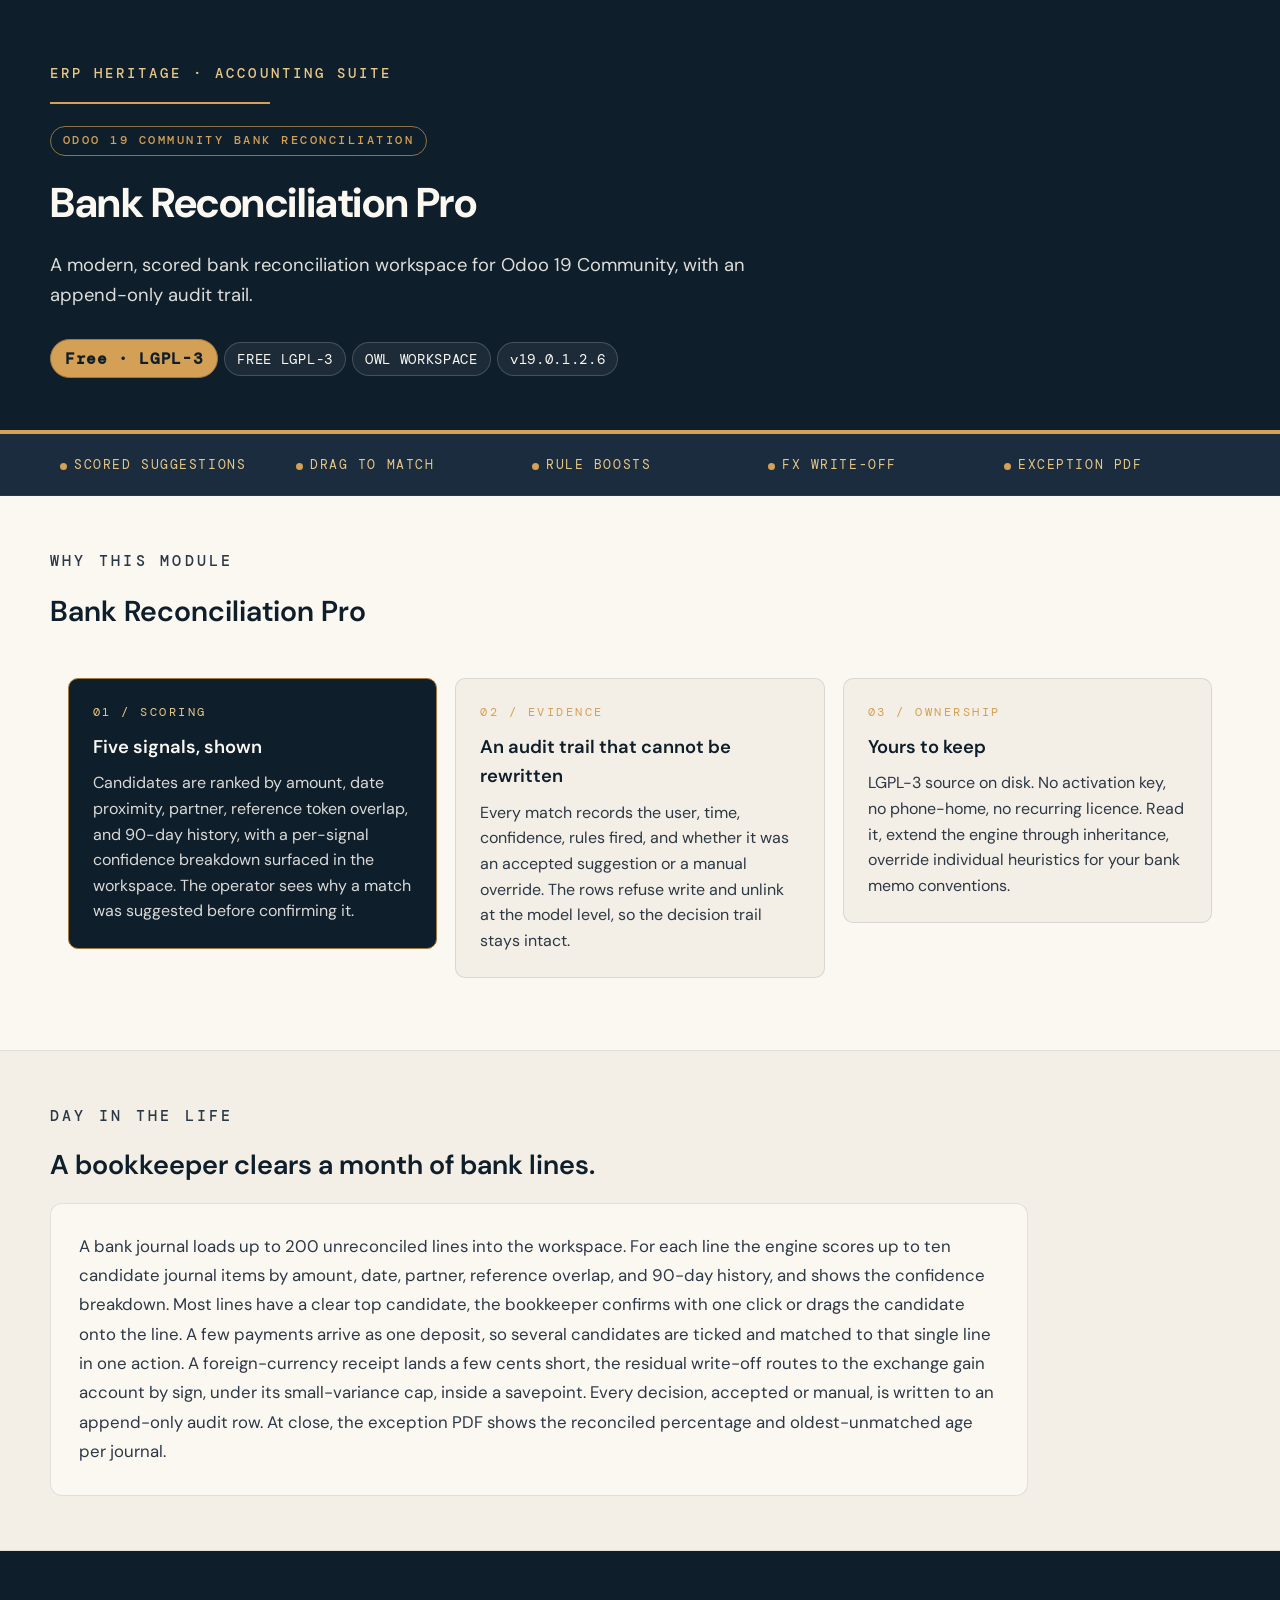
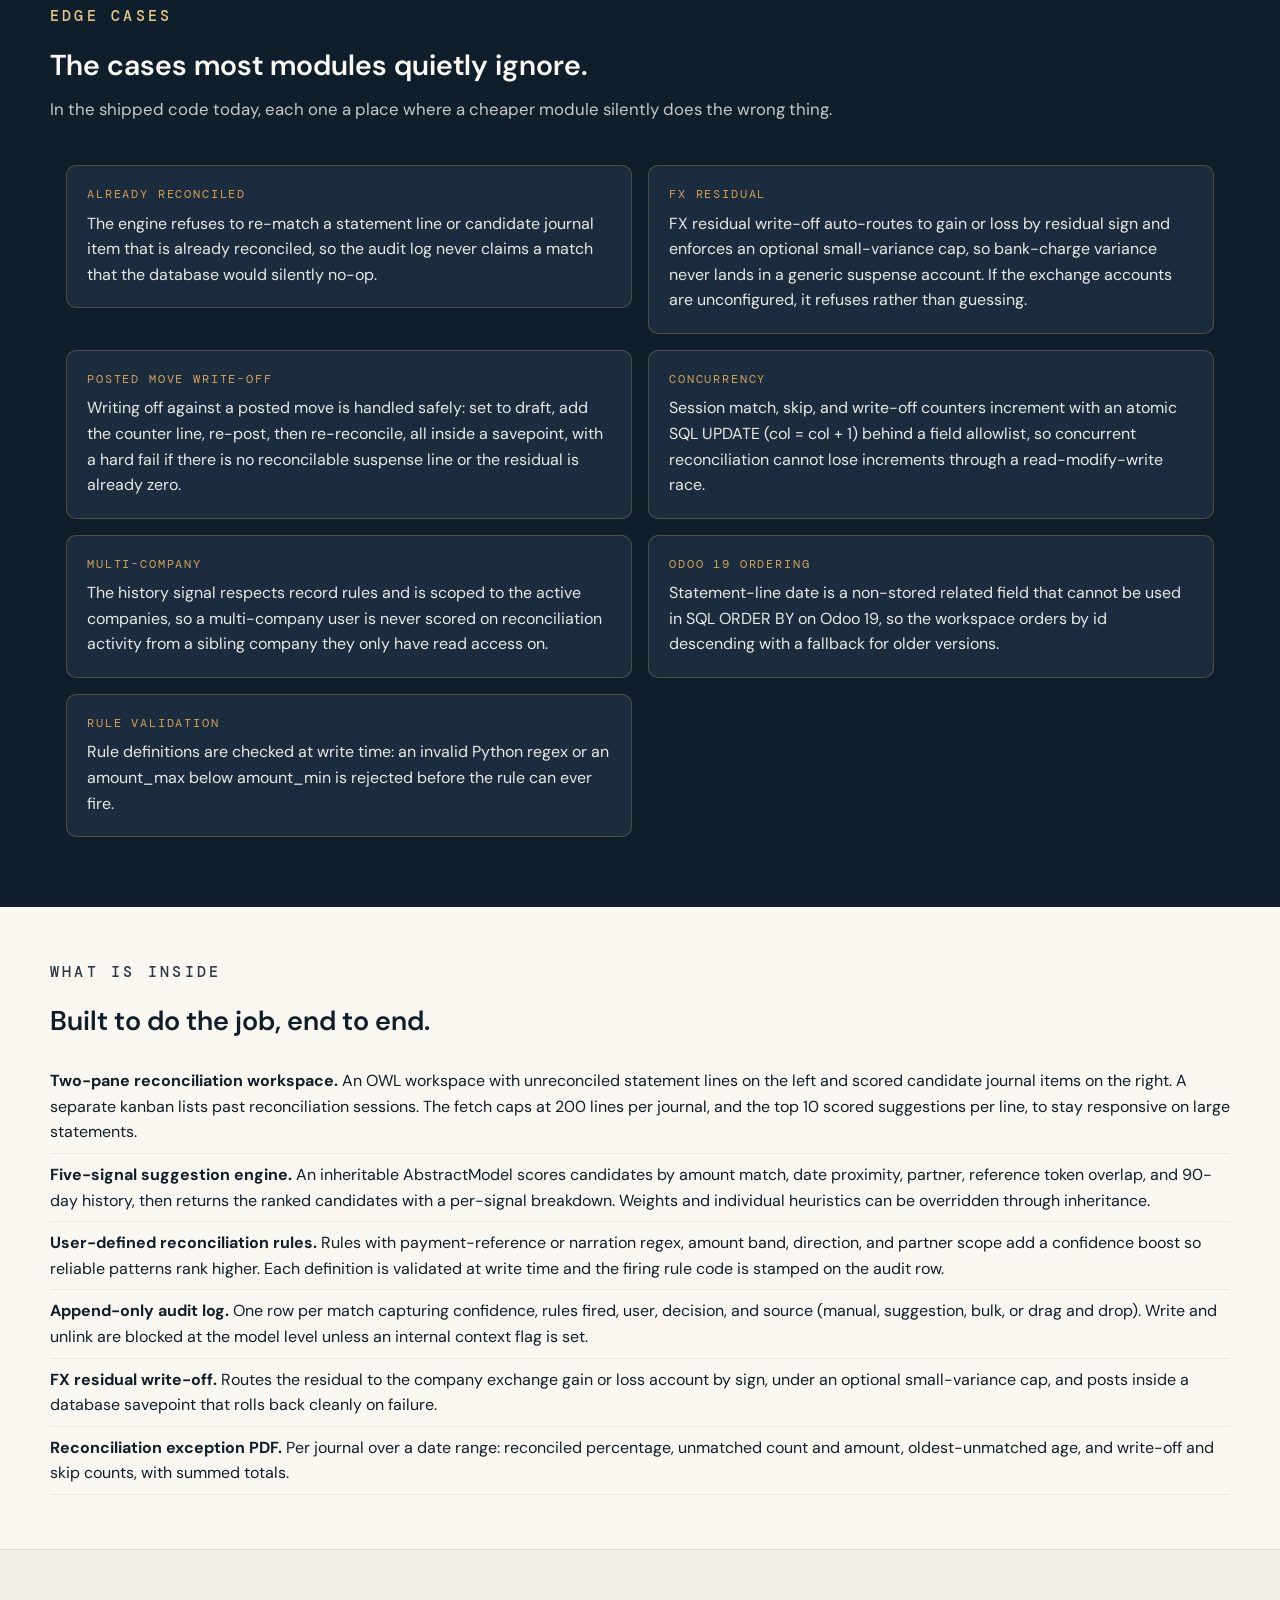
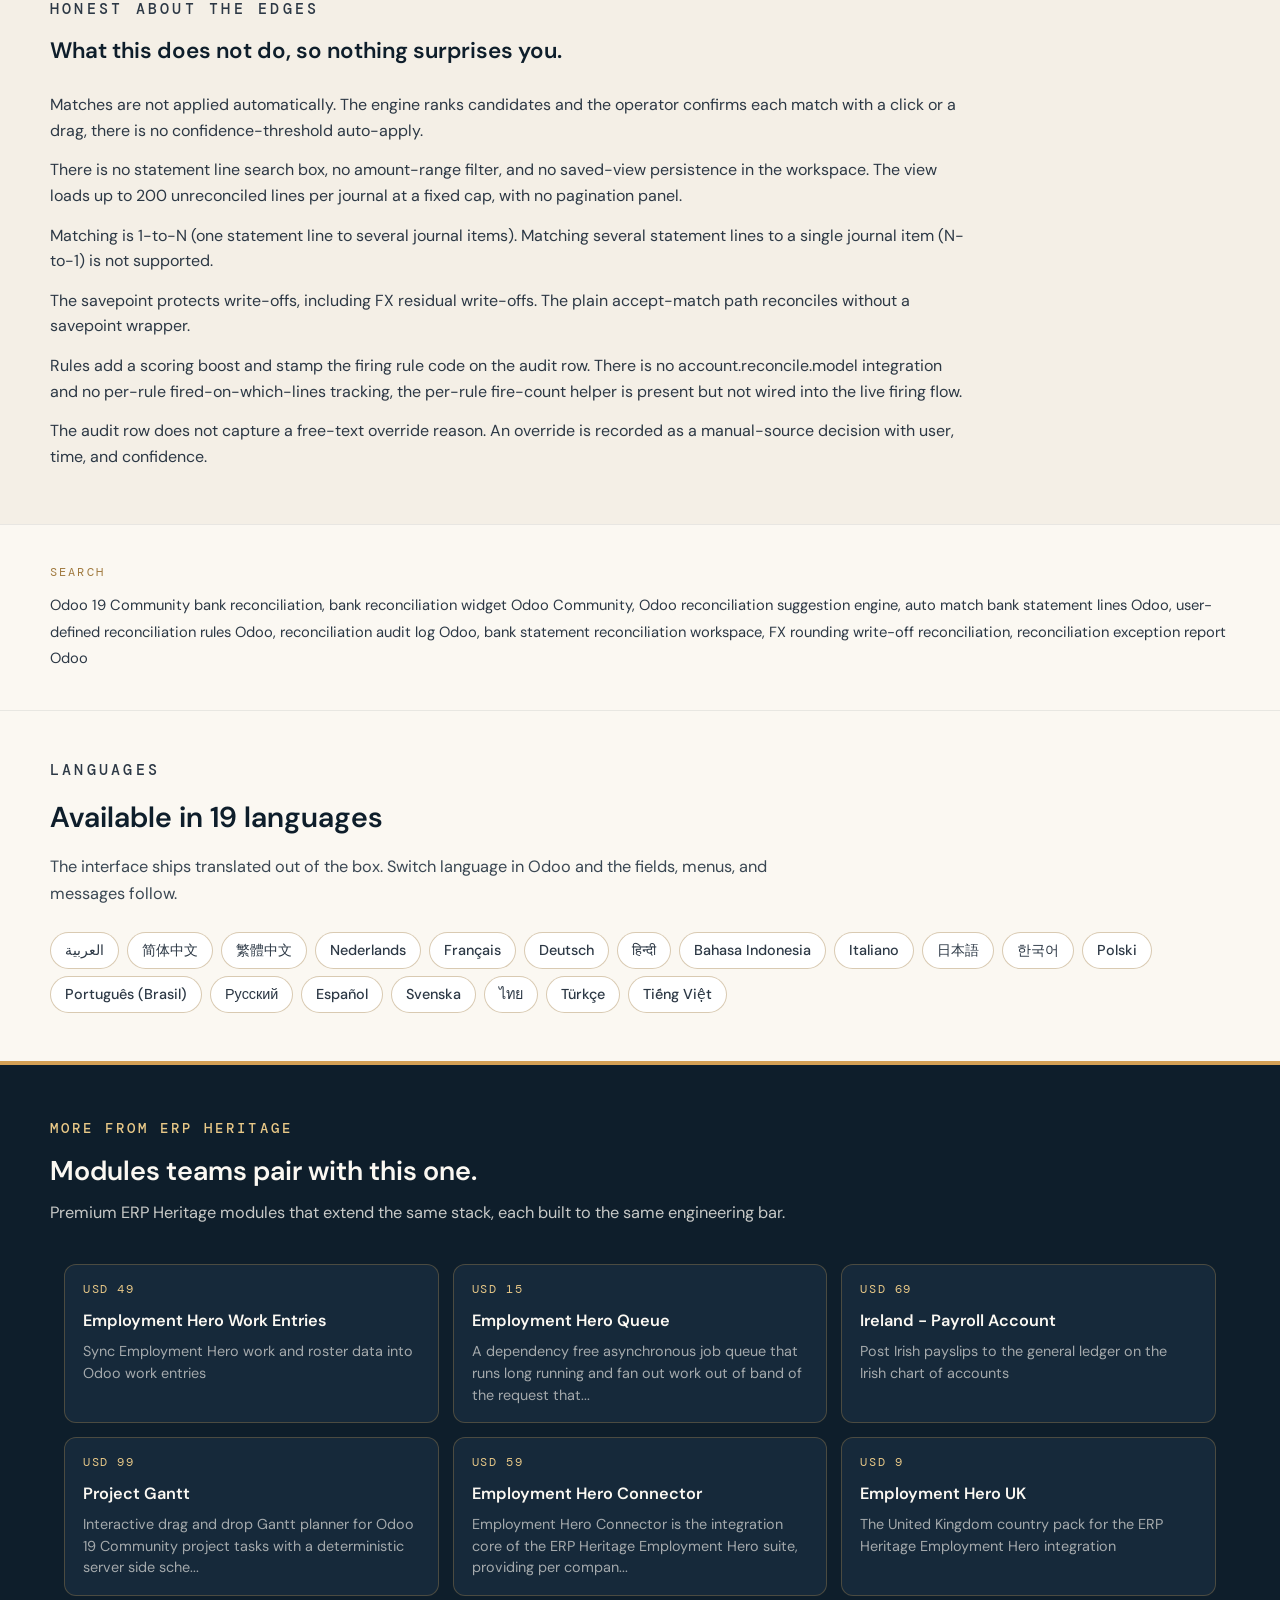
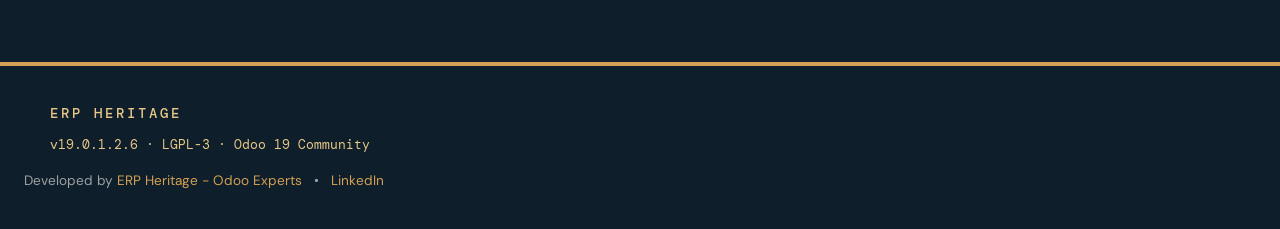
<file: mueve-modules/eh_account_reconcile_pro/static/description/index.html>
<!DOCTYPE html>
<html lang="en">
<head>
<meta charset="UTF-8">
<title>Bank Reconciliation Pro | ERP Heritage</title>
<meta name="viewport" content="width=device-width, initial-scale=1">
<meta name="description" content="A modern bank reconciliation workspace for Odoo 19 Community Edition with a five-signal suggestion engine that ranks candidate journal items by confidence, so an operator confirms each match with one click or a drag. Odoo 19 Community bank reconciliation, bank reconciliation widget Odoo Community, r">
<link rel="preconnect" href="https://fonts.googleapis.com">
<link rel="preconnect" href="https://fonts.gstatic.com" crossorigin>
<link href="https://fonts.googleapis.com/css2?family=DM+Sans:wght@400;500;600;700&family=DM+Mono:wght@400;500&display=swap" rel="stylesheet">
</head>
<body style="margin:0;padding:0;background-color:#FBF8F2;color:#0E1E2B;font-family:'DM Sans',-apple-system,BlinkMacSystemFont,'Segoe UI',Roboto,system-ui,sans-serif;font-size:16px;line-height:1.6;font-weight:400;">
<header style="background-color:#0E1E2B;color:#FBF8F2;padding:60px 24px 52px 24px;border-bottom:4px solid #D4A055;">
  <div style="max-width:1180px;margin:0 auto;">
    <div style="margin-bottom:16px;"><span style="font-size:0.86rem;font-weight:500;letter-spacing:0.22em;text-transform:uppercase;color:#E8C887;font-family:'DM Mono',ui-monospace,monospace;">ERP Heritage &middot; Accounting Suite</span></div>
    <div style="width:220px;height:2px;background-color:#D4A055;margin:14px 0 18px 0;"></div>
    <span style="display:inline-block;font-family:'DM Mono',ui-monospace,monospace;font-size:0.78rem;font-weight:500;letter-spacing:0.2em;text-transform:uppercase;color:#D4A055;padding:4px 12px;border:1px solid rgba(212,160,85,0.65);border-radius:999px;margin:4px 6px 8px 0;">ODOO 19 COMMUNITY BANK RECONCILIATION</span>
    <h1 style="font-size:2.6rem;margin:6px 0 10px 0;font-weight:700;letter-spacing:-0.01em;color:#FBF8F2;">Bank Reconciliation Pro</h1>
    <p style="margin:14px 0 0 0;font-size:1.15rem;line-height:1.65;max-width:760px;color:rgba(251,248,242,0.88);">A modern, scored bank reconciliation workspace for Odoo 19 Community, with an append-only audit trail.</p>
    <div style="margin-top:24px;"><span style="display:inline-block;background-color:#D4A055;border:1px solid #A07A3F;color:#0E1E2B;padding:6px 14px;border-radius:999px;font-size:1.0rem;letter-spacing:0.04em;font-family:'DM Mono',ui-monospace,monospace;margin:4px 6px 0 0;font-weight:600;">Free · LGPL-3</span><span style="display:inline-block;background-color:rgba(255,255,255,0.06);border:1px solid rgba(255,255,255,0.18);color:#FBF8F2;padding:5px 12px;border-radius:999px;font-size:0.86rem;letter-spacing:0.05em;font-family:'DM Mono',ui-monospace,monospace;margin:4px 6px 0 0;">FREE LGPL-3</span><span style="display:inline-block;background-color:rgba(255,255,255,0.06);border:1px solid rgba(255,255,255,0.18);color:#FBF8F2;padding:5px 12px;border-radius:999px;font-size:0.86rem;letter-spacing:0.05em;font-family:'DM Mono',ui-monospace,monospace;margin:4px 6px 0 0;">OWL WORKSPACE</span><span style="display:inline-block;background-color:rgba(255,255,255,0.06);border:1px solid rgba(255,255,255,0.18);color:#FBF8F2;padding:5px 12px;border-radius:999px;font-size:0.86rem;letter-spacing:0.05em;font-family:'DM Mono',ui-monospace,monospace;margin:4px 6px 0 0;">v19.0.1.2.6</span></div>
  </div>
</header>
<section style="background-color:#1A2C3D;color:#FBF8F2;padding:20px 0;border-bottom:1px solid rgba(255,255,255,0.06);">
  <div style="max-width:1180px;margin:0 auto;padding:0 24px;display:table;width:100%;table-layout:fixed;"><div style="display:table-cell;font-family:'DM Mono',ui-monospace,monospace;font-size:0.82rem;letter-spacing:0.12em;text-transform:uppercase;color:#E8C887;padding:0 10px;vertical-align:middle;"><span style="display:inline-block;width:7px;height:7px;background-color:#D4A055;border-radius:50%;margin-right:7px;vertical-align:middle;"></span>Scored suggestions</div><div style="display:table-cell;font-family:'DM Mono',ui-monospace,monospace;font-size:0.82rem;letter-spacing:0.12em;text-transform:uppercase;color:#E8C887;padding:0 10px;vertical-align:middle;"><span style="display:inline-block;width:7px;height:7px;background-color:#D4A055;border-radius:50%;margin-right:7px;vertical-align:middle;"></span>Drag to match</div><div style="display:table-cell;font-family:'DM Mono',ui-monospace,monospace;font-size:0.82rem;letter-spacing:0.12em;text-transform:uppercase;color:#E8C887;padding:0 10px;vertical-align:middle;"><span style="display:inline-block;width:7px;height:7px;background-color:#D4A055;border-radius:50%;margin-right:7px;vertical-align:middle;"></span>Rule boosts</div><div style="display:table-cell;font-family:'DM Mono',ui-monospace,monospace;font-size:0.82rem;letter-spacing:0.12em;text-transform:uppercase;color:#E8C887;padding:0 10px;vertical-align:middle;"><span style="display:inline-block;width:7px;height:7px;background-color:#D4A055;border-radius:50%;margin-right:7px;vertical-align:middle;"></span>FX write-off</div><div style="display:table-cell;font-family:'DM Mono',ui-monospace,monospace;font-size:0.82rem;letter-spacing:0.12em;text-transform:uppercase;color:#E8C887;padding:0 10px;vertical-align:middle;"><span style="display:inline-block;width:7px;height:7px;background-color:#D4A055;border-radius:50%;margin-right:7px;vertical-align:middle;"></span>Exception PDF</div></div>
</section>
<section style="padding:54px 0;background-color:#FBF8F2;">
  <div style="max-width:1180px;margin:0 auto;padding:0 24px;">
    <h2 style="font-size:0.92rem;text-transform:uppercase;letter-spacing:0.22em;color:#2C3845;margin:0 0 14px 0;font-weight:500;font-family:'DM Mono',ui-monospace,monospace;">Why this module</h2>
    <h3 style="font-size:1.8rem;margin:0 0 26px 0;font-weight:600;color:#0E1E2B;">Bank Reconciliation Pro</h3>
    <div style="display:table;width:100%;border-collapse:separate;border-spacing:18px;"><div style="display:table-row;"><div style="display:table-cell;width:33.33%;vertical-align:top;"><div style="background-color:#0E1E2B;color:#FBF8F2;border:1px solid #A07A3F;padding:24px;border-radius:10px;height:100%;box-sizing:border-box;"><div style="font-family:'DM Mono',ui-monospace,monospace;font-size:0.78rem;letter-spacing:0.2em;color:#E8C887;margin-bottom:10px;">01 / SCORING</div><h3 style="font-size:1.15rem;font-weight:600;margin:0 0 8px 0;color:#FBF8F2;">Five signals, shown</h3><p style="font-size:1.0rem;color:rgba(251,248,242,0.86);line-height:1.6;margin:0;">Candidates are ranked by amount, date proximity, partner, reference token overlap, and 90-day history, with a per-signal confidence breakdown surfaced in the workspace. The operator sees why a match was suggested before confirming it.</p></div></div><div style="display:table-cell;width:33.33%;vertical-align:top;"><div style="background-color:#F4EFE6;color:#0E1E2B;border:1px solid rgba(58,74,92,0.14);padding:24px;border-radius:10px;height:100%;box-sizing:border-box;"><div style="font-family:'DM Mono',ui-monospace,monospace;font-size:0.78rem;letter-spacing:0.2em;color:#D4A055;margin-bottom:10px;">02 / EVIDENCE</div><h3 style="font-size:1.15rem;font-weight:600;margin:0 0 8px 0;color:#0E1E2B;">An audit trail that cannot be rewritten</h3><p style="font-size:1.0rem;color:#2C3845;line-height:1.6;margin:0;">Every match records the user, time, confidence, rules fired, and whether it was an accepted suggestion or a manual override. The rows refuse write and unlink at the model level, so the decision trail stays intact.</p></div></div><div style="display:table-cell;width:33.33%;vertical-align:top;"><div style="background-color:#F4EFE6;color:#0E1E2B;border:1px solid rgba(58,74,92,0.14);padding:24px;border-radius:10px;height:100%;box-sizing:border-box;"><div style="font-family:'DM Mono',ui-monospace,monospace;font-size:0.78rem;letter-spacing:0.2em;color:#D4A055;margin-bottom:10px;">03 / OWNERSHIP</div><h3 style="font-size:1.15rem;font-weight:600;margin:0 0 8px 0;color:#0E1E2B;">Yours to keep</h3><p style="font-size:1.0rem;color:#2C3845;line-height:1.6;margin:0;">LGPL-3 source on disk. No activation key, no phone-home, no recurring licence. Read it, extend the engine through inheritance, override individual heuristics for your bank memo conventions.</p></div></div></div></div>
  </div>
</section>
<section style="padding:54px 0;background-color:#F4EFE6;border-top:1px solid rgba(58,74,92,0.10);border-bottom:1px solid rgba(58,74,92,0.10);">
  <div style="max-width:1180px;margin:0 auto;padding:0 24px;">
    <h2 style="font-size:0.92rem;text-transform:uppercase;letter-spacing:0.22em;color:#2C3845;margin:0 0 14px 0;font-weight:500;font-family:'DM Mono',ui-monospace,monospace;">Day in the life</h2>
    <h3 style="font-size:1.7rem;margin:0 0 16px 0;font-weight:600;color:#0E1E2B;">A bookkeeper clears a month of bank lines.</h3>
    <div style="background-color:#FBF8F2;border:1px solid rgba(58,74,92,0.14);border-radius:12px;padding:28px;max-width:920px;">
      <p style="font-size:1.05rem;line-height:1.75;color:#2C3845;margin:0;">A bank journal loads up to 200 unreconciled lines into the workspace. For each line the engine scores up to ten candidate journal items by amount, date, partner, reference overlap, and 90-day history, and shows the confidence breakdown. Most lines have a clear top candidate, the bookkeeper confirms with one click or drags the candidate onto the line. A few payments arrive as one deposit, so several candidates are ticked and matched to that single line in one action. A foreign-currency receipt lands a few cents short, the residual write-off routes to the exchange gain account by sign, under its small-variance cap, inside a savepoint. Every decision, accepted or manual, is written to an append-only audit row. At close, the exception PDF shows the reconciled percentage and oldest-unmatched age per journal.</p>
    </div>
  </div>
</section>
<section style="padding:54px 0;background-color:#0E1E2B;color:#FBF8F2;">
  <div style="max-width:1180px;margin:0 auto;padding:0 24px;">
    <h2 style="font-size:0.92rem;text-transform:uppercase;letter-spacing:0.22em;color:#E8C887;margin:0 0 14px 0;font-weight:500;font-family:'DM Mono',ui-monospace,monospace;">Edge cases</h2>
    <h3 style="font-size:1.8rem;margin:0 0 8px 0;font-weight:600;color:#FBF8F2;">The cases most modules quietly ignore.</h3>
    <p style="font-size:1.05rem;color:rgba(251,248,242,0.78);margin:0 0 26px 0;max-width:820px;">In the shipped code today, each one a place where a cheaper module silently does the wrong thing.</p>
    <div style="display:table;width:100%;border-collapse:separate;border-spacing:16px;"><div style="display:table-row;"><div style="display:table-cell;width:50%;vertical-align:top;"><div style="background-color:#1A2C3D;border:1px solid rgba(212,160,85,0.30);border-radius:10px;padding:20px;height:100%;box-sizing:border-box;"><div style="font-family:'DM Mono',ui-monospace,monospace;font-size:0.72rem;letter-spacing:0.16em;color:#D4A055;margin-bottom:6px;">ALREADY RECONCILED</div><p style="margin:0;font-size:1.0rem;line-height:1.6;color:rgba(251,248,242,0.92);">The engine refuses to re-match a statement line or candidate journal item that is already reconciled, so the audit log never claims a match that the database would silently no-op.</p></div></div><div style="display:table-cell;width:50%;vertical-align:top;"><div style="background-color:#1A2C3D;border:1px solid rgba(212,160,85,0.30);border-radius:10px;padding:20px;height:100%;box-sizing:border-box;"><div style="font-family:'DM Mono',ui-monospace,monospace;font-size:0.72rem;letter-spacing:0.16em;color:#D4A055;margin-bottom:6px;">FX RESIDUAL</div><p style="margin:0;font-size:1.0rem;line-height:1.6;color:rgba(251,248,242,0.92);">FX residual write-off auto-routes to gain or loss by residual sign and enforces an optional small-variance cap, so bank-charge variance never lands in a generic suspense account. If the exchange accounts are unconfigured, it refuses rather than guessing.</p></div></div></div><div style="display:table-row;"><div style="display:table-cell;width:50%;vertical-align:top;"><div style="background-color:#1A2C3D;border:1px solid rgba(212,160,85,0.30);border-radius:10px;padding:20px;height:100%;box-sizing:border-box;"><div style="font-family:'DM Mono',ui-monospace,monospace;font-size:0.72rem;letter-spacing:0.16em;color:#D4A055;margin-bottom:6px;">POSTED MOVE WRITE-OFF</div><p style="margin:0;font-size:1.0rem;line-height:1.6;color:rgba(251,248,242,0.92);">Writing off against a posted move is handled safely: set to draft, add the counter line, re-post, then re-reconcile, all inside a savepoint, with a hard fail if there is no reconcilable suspense line or the residual is already zero.</p></div></div><div style="display:table-cell;width:50%;vertical-align:top;"><div style="background-color:#1A2C3D;border:1px solid rgba(212,160,85,0.30);border-radius:10px;padding:20px;height:100%;box-sizing:border-box;"><div style="font-family:'DM Mono',ui-monospace,monospace;font-size:0.72rem;letter-spacing:0.16em;color:#D4A055;margin-bottom:6px;">CONCURRENCY</div><p style="margin:0;font-size:1.0rem;line-height:1.6;color:rgba(251,248,242,0.92);">Session match, skip, and write-off counters increment with an atomic SQL UPDATE (col = col + 1) behind a field allowlist, so concurrent reconciliation cannot lose increments through a read-modify-write race.</p></div></div></div><div style="display:table-row;"><div style="display:table-cell;width:50%;vertical-align:top;"><div style="background-color:#1A2C3D;border:1px solid rgba(212,160,85,0.30);border-radius:10px;padding:20px;height:100%;box-sizing:border-box;"><div style="font-family:'DM Mono',ui-monospace,monospace;font-size:0.72rem;letter-spacing:0.16em;color:#D4A055;margin-bottom:6px;">MULTI-COMPANY</div><p style="margin:0;font-size:1.0rem;line-height:1.6;color:rgba(251,248,242,0.92);">The history signal respects record rules and is scoped to the active companies, so a multi-company user is never scored on reconciliation activity from a sibling company they only have read access on.</p></div></div><div style="display:table-cell;width:50%;vertical-align:top;"><div style="background-color:#1A2C3D;border:1px solid rgba(212,160,85,0.30);border-radius:10px;padding:20px;height:100%;box-sizing:border-box;"><div style="font-family:'DM Mono',ui-monospace,monospace;font-size:0.72rem;letter-spacing:0.16em;color:#D4A055;margin-bottom:6px;">ODOO 19 ORDERING</div><p style="margin:0;font-size:1.0rem;line-height:1.6;color:rgba(251,248,242,0.92);">Statement-line date is a non-stored related field that cannot be used in SQL ORDER BY on Odoo 19, so the workspace orders by id descending with a fallback for older versions.</p></div></div></div><div style="display:table-row;"><div style="display:table-cell;width:50%;vertical-align:top;"><div style="background-color:#1A2C3D;border:1px solid rgba(212,160,85,0.30);border-radius:10px;padding:20px;height:100%;box-sizing:border-box;"><div style="font-family:'DM Mono',ui-monospace,monospace;font-size:0.72rem;letter-spacing:0.16em;color:#D4A055;margin-bottom:6px;">RULE VALIDATION</div><p style="margin:0;font-size:1.0rem;line-height:1.6;color:rgba(251,248,242,0.92);">Rule definitions are checked at write time: an invalid Python regex or an amount_max below amount_min is rejected before the rule can ever fire.</p></div></div><div style="display:table-cell;width:50%;"></div></div></div>
  </div>
</section>
<section style="padding:54px 0;background-color:#FBF8F2;">
  <div style="max-width:1180px;margin:0 auto;padding:0 24px;">
    <h2 style="font-size:0.92rem;text-transform:uppercase;letter-spacing:0.22em;color:#2C3845;margin:0 0 14px 0;font-weight:500;font-family:'DM Mono',ui-monospace,monospace;">What is inside</h2>
    <h3 style="font-size:1.7rem;margin:0 0 18px 0;font-weight:600;color:#0E1E2B;">Built to do the job, end to end.</h3>
    <ul style="margin:0;padding:0;list-style:none;"><li style="padding:8px 0;border-bottom:1px solid rgba(58,74,92,0.10);"><strong>Two-pane reconciliation workspace.</strong> An OWL workspace with unreconciled statement lines on the left and scored candidate journal items on the right. A separate kanban lists past reconciliation sessions. The fetch caps at 200 lines per journal, and the top 10 scored suggestions per line, to stay responsive on large statements.</li><li style="padding:8px 0;border-bottom:1px solid rgba(58,74,92,0.10);"><strong>Five-signal suggestion engine.</strong> An inheritable AbstractModel scores candidates by amount match, date proximity, partner, reference token overlap, and 90-day history, then returns the ranked candidates with a per-signal breakdown. Weights and individual heuristics can be overridden through inheritance.</li><li style="padding:8px 0;border-bottom:1px solid rgba(58,74,92,0.10);"><strong>User-defined reconciliation rules.</strong> Rules with payment-reference or narration regex, amount band, direction, and partner scope add a confidence boost so reliable patterns rank higher. Each definition is validated at write time and the firing rule code is stamped on the audit row.</li><li style="padding:8px 0;border-bottom:1px solid rgba(58,74,92,0.10);"><strong>Append-only audit log.</strong> One row per match capturing confidence, rules fired, user, decision, and source (manual, suggestion, bulk, or drag and drop). Write and unlink are blocked at the model level unless an internal context flag is set.</li><li style="padding:8px 0;border-bottom:1px solid rgba(58,74,92,0.10);"><strong>FX residual write-off.</strong> Routes the residual to the company exchange gain or loss account by sign, under an optional small-variance cap, and posts inside a database savepoint that rolls back cleanly on failure.</li><li style="padding:8px 0;border-bottom:1px solid rgba(58,74,92,0.10);"><strong>Reconciliation exception PDF.</strong> Per journal over a date range: reconciled percentage, unmatched count and amount, oldest-unmatched age, and write-off and skip counts, with summed totals.</li></ul>
  </div>
</section>
<section style="padding:48px 0;background-color:#F4EFE6;border-top:1px solid rgba(58,74,92,0.10);">
  <div style="max-width:1180px;margin:0 auto;padding:0 24px;">
    <h2 style="font-size:0.92rem;text-transform:uppercase;letter-spacing:0.22em;color:#2C3845;margin:0 0 12px 0;font-weight:500;font-family:'DM Mono',ui-monospace,monospace;">Honest about the edges</h2>
    <h3 style="font-size:1.4rem;margin:0 0 16px 0;font-weight:600;color:#0E1E2B;">What this does not do, so nothing surprises you.</h3>
    <ul style="margin:0;padding:0;list-style:none;max-width:920px;"><li style="padding:7px 0;color:#2C3845;font-size:1.0rem;line-height:1.6;">Matches are not applied automatically. The engine ranks candidates and the operator confirms each match with a click or a drag, there is no confidence-threshold auto-apply.</li><li style="padding:7px 0;color:#2C3845;font-size:1.0rem;line-height:1.6;">There is no statement line search box, no amount-range filter, and no saved-view persistence in the workspace. The view loads up to 200 unreconciled lines per journal at a fixed cap, with no pagination panel.</li><li style="padding:7px 0;color:#2C3845;font-size:1.0rem;line-height:1.6;">Matching is 1-to-N (one statement line to several journal items). Matching several statement lines to a single journal item (N-to-1) is not supported.</li><li style="padding:7px 0;color:#2C3845;font-size:1.0rem;line-height:1.6;">The savepoint protects write-offs, including FX residual write-offs. The plain accept-match path reconciles without a savepoint wrapper.</li><li style="padding:7px 0;color:#2C3845;font-size:1.0rem;line-height:1.6;">Rules add a scoring boost and stamp the firing rule code on the audit row. There is no account.reconcile.model integration and no per-rule fired-on-which-lines tracking, the per-rule fire-count helper is present but not wired into the live firing flow.</li><li style="padding:7px 0;color:#2C3845;font-size:1.0rem;line-height:1.6;">The audit row does not capture a free-text override reason. An override is recorded as a manual-source decision with user, time, and confidence.</li></ul>
  </div>
</section>
<section style="padding:38px 0;background-color:#FBF8F2;border-top:1px solid rgba(58,74,92,0.10);">
  <div style="max-width:1180px;margin:0 auto;padding:0 24px;">
    <div style="font-family:'DM Mono',ui-monospace,monospace;font-size:0.74rem;letter-spacing:0.18em;text-transform:uppercase;color:#A07A3F;margin-bottom:10px;">Search</div>
    <p style="font-size:0.92rem;color:#2C3845;line-height:1.8;margin:0;">Odoo 19 Community bank reconciliation, bank reconciliation widget Odoo Community, Odoo reconciliation suggestion engine, auto match bank statement lines Odoo, user-defined reconciliation rules Odoo, reconciliation audit log Odoo, bank statement reconciliation workspace, FX rounding write-off reconciliation, reconciliation exception report Odoo</p>
  </div>
</section>
<!-- eh-i18n-langs-v1 -->
<section style="padding:48px 0;background-color:#FBF8F2;border-top:1px solid rgba(14,30,43,0.08);"><div style="max-width:1180px;margin:0 auto;padding:0 24px;"><h2 style="font-size:0.92rem;text-transform:uppercase;letter-spacing:0.22em;color:#2C3845;margin:0 0 12px 0;font-weight:500;font-family:'DM Mono',ui-monospace,monospace;">Languages</h2><h3 style="font-size:1.8rem;margin:0 0 14px 0;font-weight:600;color:#0E1E2B;">Available in 19 languages</h3><p style="margin:0 0 18px 0;font-size:1.02rem;line-height:1.6;color:#3A4753;max-width:780px;">The interface ships translated out of the box. Switch language in Odoo and the fields, menus, and messages follow.</p><div style="margin:0;"><span style="display:inline-block;background-color:#FFFFFF;border:1px solid rgba(160,122,63,0.40);color:#2C3845;padding:6px 14px;border-radius:999px;font-size:0.9rem;font-weight:500;font-family:'DM Sans',-apple-system,BlinkMacSystemFont,sans-serif;margin:7px 8px 0 0;">العربية</span><span style="display:inline-block;background-color:#FFFFFF;border:1px solid rgba(160,122,63,0.40);color:#2C3845;padding:6px 14px;border-radius:999px;font-size:0.9rem;font-weight:500;font-family:'DM Sans',-apple-system,BlinkMacSystemFont,sans-serif;margin:7px 8px 0 0;">简体中文</span><span style="display:inline-block;background-color:#FFFFFF;border:1px solid rgba(160,122,63,0.40);color:#2C3845;padding:6px 14px;border-radius:999px;font-size:0.9rem;font-weight:500;font-family:'DM Sans',-apple-system,BlinkMacSystemFont,sans-serif;margin:7px 8px 0 0;">繁體中文</span><span style="display:inline-block;background-color:#FFFFFF;border:1px solid rgba(160,122,63,0.40);color:#2C3845;padding:6px 14px;border-radius:999px;font-size:0.9rem;font-weight:500;font-family:'DM Sans',-apple-system,BlinkMacSystemFont,sans-serif;margin:7px 8px 0 0;">Nederlands</span><span style="display:inline-block;background-color:#FFFFFF;border:1px solid rgba(160,122,63,0.40);color:#2C3845;padding:6px 14px;border-radius:999px;font-size:0.9rem;font-weight:500;font-family:'DM Sans',-apple-system,BlinkMacSystemFont,sans-serif;margin:7px 8px 0 0;">Français</span><span style="display:inline-block;background-color:#FFFFFF;border:1px solid rgba(160,122,63,0.40);color:#2C3845;padding:6px 14px;border-radius:999px;font-size:0.9rem;font-weight:500;font-family:'DM Sans',-apple-system,BlinkMacSystemFont,sans-serif;margin:7px 8px 0 0;">Deutsch</span><span style="display:inline-block;background-color:#FFFFFF;border:1px solid rgba(160,122,63,0.40);color:#2C3845;padding:6px 14px;border-radius:999px;font-size:0.9rem;font-weight:500;font-family:'DM Sans',-apple-system,BlinkMacSystemFont,sans-serif;margin:7px 8px 0 0;">हिन्दी</span><span style="display:inline-block;background-color:#FFFFFF;border:1px solid rgba(160,122,63,0.40);color:#2C3845;padding:6px 14px;border-radius:999px;font-size:0.9rem;font-weight:500;font-family:'DM Sans',-apple-system,BlinkMacSystemFont,sans-serif;margin:7px 8px 0 0;">Bahasa Indonesia</span><span style="display:inline-block;background-color:#FFFFFF;border:1px solid rgba(160,122,63,0.40);color:#2C3845;padding:6px 14px;border-radius:999px;font-size:0.9rem;font-weight:500;font-family:'DM Sans',-apple-system,BlinkMacSystemFont,sans-serif;margin:7px 8px 0 0;">Italiano</span><span style="display:inline-block;background-color:#FFFFFF;border:1px solid rgba(160,122,63,0.40);color:#2C3845;padding:6px 14px;border-radius:999px;font-size:0.9rem;font-weight:500;font-family:'DM Sans',-apple-system,BlinkMacSystemFont,sans-serif;margin:7px 8px 0 0;">日本語</span><span style="display:inline-block;background-color:#FFFFFF;border:1px solid rgba(160,122,63,0.40);color:#2C3845;padding:6px 14px;border-radius:999px;font-size:0.9rem;font-weight:500;font-family:'DM Sans',-apple-system,BlinkMacSystemFont,sans-serif;margin:7px 8px 0 0;">한국어</span><span style="display:inline-block;background-color:#FFFFFF;border:1px solid rgba(160,122,63,0.40);color:#2C3845;padding:6px 14px;border-radius:999px;font-size:0.9rem;font-weight:500;font-family:'DM Sans',-apple-system,BlinkMacSystemFont,sans-serif;margin:7px 8px 0 0;">Polski</span><span style="display:inline-block;background-color:#FFFFFF;border:1px solid rgba(160,122,63,0.40);color:#2C3845;padding:6px 14px;border-radius:999px;font-size:0.9rem;font-weight:500;font-family:'DM Sans',-apple-system,BlinkMacSystemFont,sans-serif;margin:7px 8px 0 0;">Português (Brasil)</span><span style="display:inline-block;background-color:#FFFFFF;border:1px solid rgba(160,122,63,0.40);color:#2C3845;padding:6px 14px;border-radius:999px;font-size:0.9rem;font-weight:500;font-family:'DM Sans',-apple-system,BlinkMacSystemFont,sans-serif;margin:7px 8px 0 0;">Русский</span><span style="display:inline-block;background-color:#FFFFFF;border:1px solid rgba(160,122,63,0.40);color:#2C3845;padding:6px 14px;border-radius:999px;font-size:0.9rem;font-weight:500;font-family:'DM Sans',-apple-system,BlinkMacSystemFont,sans-serif;margin:7px 8px 0 0;">Español</span><span style="display:inline-block;background-color:#FFFFFF;border:1px solid rgba(160,122,63,0.40);color:#2C3845;padding:6px 14px;border-radius:999px;font-size:0.9rem;font-weight:500;font-family:'DM Sans',-apple-system,BlinkMacSystemFont,sans-serif;margin:7px 8px 0 0;">Svenska</span><span style="display:inline-block;background-color:#FFFFFF;border:1px solid rgba(160,122,63,0.40);color:#2C3845;padding:6px 14px;border-radius:999px;font-size:0.9rem;font-weight:500;font-family:'DM Sans',-apple-system,BlinkMacSystemFont,sans-serif;margin:7px 8px 0 0;">ไทย</span><span style="display:inline-block;background-color:#FFFFFF;border:1px solid rgba(160,122,63,0.40);color:#2C3845;padding:6px 14px;border-radius:999px;font-size:0.9rem;font-weight:500;font-family:'DM Sans',-apple-system,BlinkMacSystemFont,sans-serif;margin:7px 8px 0 0;">Türkçe</span><span style="display:inline-block;background-color:#FFFFFF;border:1px solid rgba(160,122,63,0.40);color:#2C3845;padding:6px 14px;border-radius:999px;font-size:0.9rem;font-weight:500;font-family:'DM Sans',-apple-system,BlinkMacSystemFont,sans-serif;margin:7px 8px 0 0;">Tiếng Việt</span></div></div></section>
<!-- EH_CROSSSELL_START -->
<section style="padding:52px 0;background-color:#0E1E2B;color:#FBF8F2;border-top:4px solid #D4A055;">
  <div style="max-width:1180px;margin:0 auto;padding:0 24px;">
    <div style="font-family:'DM Mono',ui-monospace,monospace;font-size:0.86rem;font-weight:500;letter-spacing:0.22em;text-transform:uppercase;color:#E8C887;margin-bottom:10px;">More from ERP Heritage</div>
    <h3 style="font-size:1.7rem;margin:0 0 8px 0;font-weight:600;color:#FBF8F2;">Modules teams pair with this one.</h3>
    <p style="font-size:1.02rem;color:rgba(251,248,242,0.78);margin:0 0 24px 0;max-width:820px;">Premium ERP Heritage modules that extend the same stack, each built to the same engineering bar.</p>
    <div style="display:table;width:100%;border-collapse:separate;border-spacing:14px;"><div style="display:table-row;"><div style="display:table-cell;width:33%;vertical-align:top;padding:16px 18px;background-color:#16293A;border:1px solid rgba(212,160,85,0.28);border-radius:12px;"><div style="font-family:'DM Mono',ui-monospace,monospace;font-size:0.72rem;letter-spacing:0.14em;text-transform:uppercase;color:#E8C887;margin-bottom:8px;">USD 49</div><a href="https://apps.odoo.com/apps/modules/19.0/eh_hero_ent_payroll/" target="_blank" style="color:#FBF8F2;text-decoration:none;font-weight:600;font-size:1.02rem;line-height:1.4;">Employment Hero Work Entries</a><p style="margin:8px 0 0 0;font-size:0.9rem;line-height:1.5;color:rgba(251,248,242,0.82);"> <span style="color:rgba(251,248,242,0.62);font-weight:400;">Sync Employment Hero work and roster data into Odoo work entries</span></p></div><div style="display:table-cell;width:33%;vertical-align:top;padding:16px 18px;background-color:#16293A;border:1px solid rgba(212,160,85,0.28);border-radius:12px;"><div style="font-family:'DM Mono',ui-monospace,monospace;font-size:0.72rem;letter-spacing:0.14em;text-transform:uppercase;color:#E8C887;margin-bottom:8px;">USD 15</div><a href="https://apps.odoo.com/apps/modules/19.0/eh_hero_queue/" target="_blank" style="color:#FBF8F2;text-decoration:none;font-weight:600;font-size:1.02rem;line-height:1.4;">Employment Hero Queue</a><p style="margin:8px 0 0 0;font-size:0.9rem;line-height:1.5;color:rgba(251,248,242,0.82);"> <span style="color:rgba(251,248,242,0.62);font-weight:400;">A dependency free asynchronous job queue that runs long running and fan out work out of band of the request that...</span></p></div><div style="display:table-cell;width:33%;vertical-align:top;padding:16px 18px;background-color:#16293A;border:1px solid rgba(212,160,85,0.28);border-radius:12px;"><div style="font-family:'DM Mono',ui-monospace,monospace;font-size:0.72rem;letter-spacing:0.14em;text-transform:uppercase;color:#E8C887;margin-bottom:8px;">USD 69</div><a href="https://apps.odoo.com/apps/modules/19.0/eh_l10n_ie_hr_payroll_account/" target="_blank" style="color:#FBF8F2;text-decoration:none;font-weight:600;font-size:1.02rem;line-height:1.4;">Ireland - Payroll Account</a><p style="margin:8px 0 0 0;font-size:0.9rem;line-height:1.5;color:rgba(251,248,242,0.82);"> <span style="color:rgba(251,248,242,0.62);font-weight:400;">Post Irish payslips to the general ledger on the Irish chart of accounts</span></p></div></div><div style="display:table-row;"><div style="display:table-cell;width:33%;vertical-align:top;padding:16px 18px;background-color:#16293A;border:1px solid rgba(212,160,85,0.28);border-radius:12px;"><div style="font-family:'DM Mono',ui-monospace,monospace;font-size:0.72rem;letter-spacing:0.14em;text-transform:uppercase;color:#E8C887;margin-bottom:8px;">USD 99</div><a href="https://apps.odoo.com/apps/modules/19.0/eh_project_gantt/" target="_blank" style="color:#FBF8F2;text-decoration:none;font-weight:600;font-size:1.02rem;line-height:1.4;">Project Gantt</a><p style="margin:8px 0 0 0;font-size:0.9rem;line-height:1.5;color:rgba(251,248,242,0.82);"> <span style="color:rgba(251,248,242,0.62);font-weight:400;">Interactive drag and drop Gantt planner for Odoo 19 Community project tasks with a deterministic server side sche...</span></p></div><div style="display:table-cell;width:33%;vertical-align:top;padding:16px 18px;background-color:#16293A;border:1px solid rgba(212,160,85,0.28);border-radius:12px;"><div style="font-family:'DM Mono',ui-monospace,monospace;font-size:0.72rem;letter-spacing:0.14em;text-transform:uppercase;color:#E8C887;margin-bottom:8px;">USD 59</div><a href="https://apps.odoo.com/apps/modules/19.0/eh_hero_base/" target="_blank" style="color:#FBF8F2;text-decoration:none;font-weight:600;font-size:1.02rem;line-height:1.4;">Employment Hero Connector</a><p style="margin:8px 0 0 0;font-size:0.9rem;line-height:1.5;color:rgba(251,248,242,0.82);"> <span style="color:rgba(251,248,242,0.62);font-weight:400;">Employment Hero Connector is the integration core of the ERP Heritage Employment Hero suite, providing per compan...</span></p></div><div style="display:table-cell;width:33%;vertical-align:top;padding:16px 18px;background-color:#16293A;border:1px solid rgba(212,160,85,0.28);border-radius:12px;"><div style="font-family:'DM Mono',ui-monospace,monospace;font-size:0.72rem;letter-spacing:0.14em;text-transform:uppercase;color:#E8C887;margin-bottom:8px;">USD 9</div><a href="https://apps.odoo.com/apps/modules/19.0/eh_hero_country_uk/" target="_blank" style="color:#FBF8F2;text-decoration:none;font-weight:600;font-size:1.02rem;line-height:1.4;">Employment Hero UK</a><p style="margin:8px 0 0 0;font-size:0.9rem;line-height:1.5;color:rgba(251,248,242,0.82);"> <span style="color:rgba(251,248,242,0.62);font-weight:400;">The United Kingdom country pack for the ERP Heritage Employment Hero integration</span></p></div></div></div>
  </div>
</section>
<!-- EH_CROSSSELL_END -->
<footer style="background-color:#0E1E2B;color:#FBF8F2;padding:36px 24px;border-top:4px solid #D4A055;">
  <div style="max-width:1180px;margin:0 auto;">
    <div style="font-size:0.86rem;font-weight:500;letter-spacing:0.22em;text-transform:uppercase;color:#E8C887;font-family:'DM Mono',ui-monospace,monospace;margin-bottom:8px;">ERP Heritage</div>
    <p style="margin:10px 0 0 0;font-size:0.82rem;color:#E8C887;font-family:'DM Mono',ui-monospace,monospace;">v19.0.1.2.6 &middot; LGPL-3 &middot; Odoo 19 Community</p>
  </div>
<!-- EH_SEO_START -->
    <p style="margin:12px 0 0 0;"><span style="font-size:0.85rem;color:rgba(251,248,242,0.6);">Developed by <a href="https://www.erpheritage.com.au/" target="_blank" style="color:#D4A055;text-decoration:none;">ERP Heritage - Odoo Experts</a> <span style="margin:0 8px;">&bull;</span> <a href="https://www.linkedin.com/company/erpheritage/" target="_blank" style="color:#D4A055;text-decoration:none;">LinkedIn</a></span></p>
    <!-- EH_SEO_END -->
</footer>
</body>
</html>
</file>
